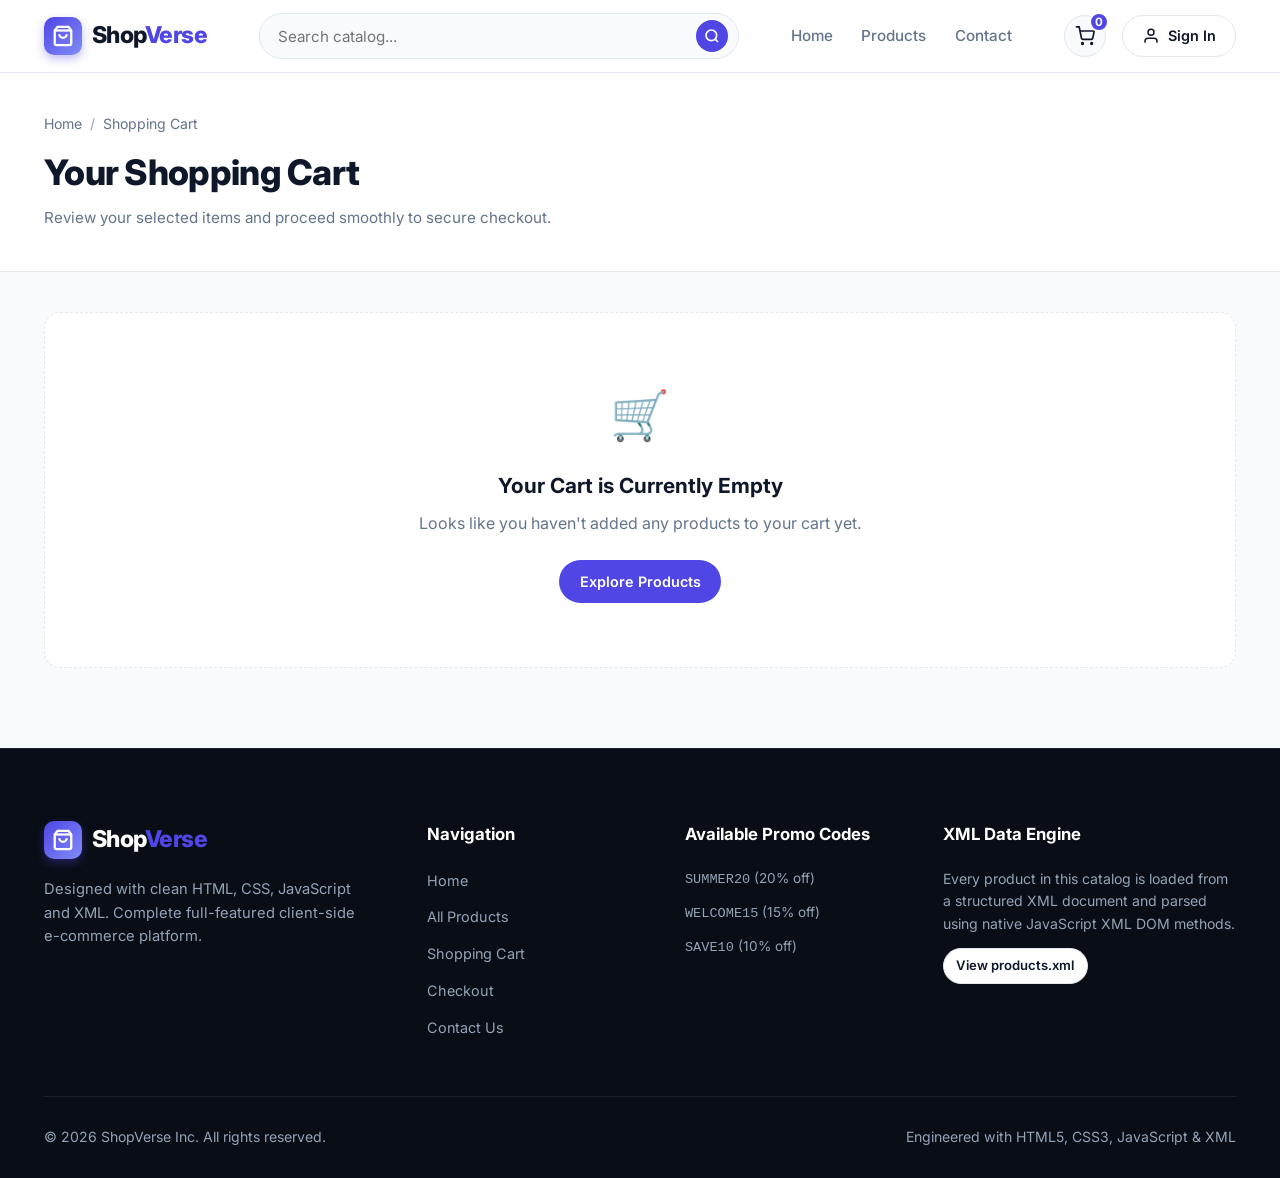
<file: cart.html>
<!DOCTYPE html>
<html lang="en">
<head>
    <meta charset="UTF-8">
    <meta name="viewport" content="width=device-width, initial-scale=1.0">
    <title>Shopping Cart | ShopVerse</title>
    <link rel="stylesheet" href="css/style.css">
    <link rel="preconnect" href="https://fonts.googleapis.com">
    <link rel="preconnect" href="https://fonts.gstatic.com" crossorigin>
    <link href="https://fonts.googleapis.com/css2?family=Inter:wght@400;500;600;700;800&display=swap" rel="stylesheet">
</head>
<body>

    <!-- Header & Navigation -->
    <header class="site-header">
        <div class="container">
            <nav class="navbar">
                <a href="index.html" class="brand-logo">
                    <span class="logo-icon">
                        <svg width="22" height="22" viewBox="0 0 24 24" fill="none" stroke="currentColor" stroke-width="2.5"><path d="M6 2L3 6v14a2 2 0 0 0 2 2h14a2 2 0 0 0 2-2V6l-3-4z"></path><line x1="3" y1="6" x2="21" y2="6"></line><path d="M16 10a4 4 0 0 1-8 0"></path></svg>
                    </span>
                    <span>Shop<span class="accent-text">Verse</span></span>
                </a>

                <div class="nav-search">
                    <form id="navbarSearchForm">
                        <input type="text" id="navbarSearchInput" placeholder="Search catalog..." autocomplete="off">
                        <button type="submit" aria-label="Search">
                            <svg width="16" height="16" viewBox="0 0 24 24" fill="none" stroke="currentColor" stroke-width="2.5"><circle cx="11" cy="11" r="8"></circle><line x1="21" y1="21" x2="16.65" y2="16.65"></line></svg>
                        </button>
                    </form>
                </div>

                <ul class="nav-links" id="navLinks">
                    <li><a href="index.html" class="nav-link">Home</a></li>
                    <li><a href="products.html" class="nav-link">Products</a></li>
                    <li><a href="contact.html" class="nav-link">Contact</a></li>
                </ul>

                <div class="nav-actions">
                    <a href="cart.html" class="cart-icon-btn" aria-label="Shopping Cart">
                        <svg width="20" height="20" viewBox="0 0 24 24" fill="none" stroke="currentColor" stroke-width="2"><circle cx="9" cy="21" r="1"></circle><circle cx="20" cy="21" r="1"></circle><path d="M1 1h4l2.68 13.39a2 2 0 0 0 2 1.61h9.72a2 2 0 0 0 2-1.61L23 6H6"></path></svg>
                        <span class="cart-badge" id="cart-badge">0</span>
                    </a>

                    <div class="nav-auth-container"></div>

                    <button class="mobile-nav-toggle" id="mobileNavToggle" aria-label="Toggle Navigation">
                        <span></span>
                        <span></span>
                        <span></span>
                    </button>
                </div>
            </nav>
        </div>
    </header>

    <!-- Page Breadcrumb -->
    <section class="page-header">
        <div class="container">
            <div class="breadcrumb">
                <a href="index.html">Home</a>
                <span class="breadcrumb-separator">/</span>
                <span>Shopping Cart</span>
            </div>
            <h1 style="margin-top: 0.5rem;">Your Shopping Cart</h1>
            <p style="color: var(--text-muted); font-size: 0.95rem;">Review your selected items and proceed smoothly to secure checkout.</p>
        </div>
    </section>

    <!-- Cart Layout -->
    <main class="container" style="margin-bottom: 5rem;">
        <div id="cartEmptyState" class="empty-state" style="display: none;">
            <div class="empty-state-icon">🛒</div>
            <h3>Your Cart is Currently Empty</h3>
            <p>Looks like you haven't added any products to your cart yet.</p>
            <a href="products.html" class="nav-btn nav-btn-primary">Explore Products</a>
        </div>

        <div id="cartContentLayout" class="cart-layout">
            <!-- Left: Items list -->
            <div class="cart-items-box">
                <div class="cart-box-header">
                    <h2>Items (<span id="cartHeaderCount">0</span>)</h2>
                    <button class="btn-reset-filters" id="btnClearCart" style="color: var(--danger);">Clear Entire Cart</button>
                </div>

                <div id="cartItemsList">
                    <!-- Populated dynamically via cart.js -->
                </div>

                <div class="cart-footer-actions">
                    <a href="products.html" class="nav-btn nav-btn-outline" style="font-size: 0.88rem;">
                        &larr; Continue Shopping
                    </a>
                </div>
            </div>

            <!-- Right: Order Summary -->
            <div class="order-summary-box">
                <h3>Order Summary</h3>

                <!-- Free shipping progress bar -->
                <div class="free-shipping-progress">
                    <div class="shipping-progress-text" id="shippingProgressText">Add $50.00 for FREE standard shipping!</div>
                    <div class="progress-bar-bg">
                        <div class="progress-bar-fill" id="shippingProgressBar" style="width: 0%;"></div>
                    </div>
                </div>

                <div class="summary-line">
                    <span>Subtotal</span>
                    <strong id="summarySubtotal">$0.00</strong>
                </div>

                <div class="summary-line">
                    <span>Estimated Shipping</span>
                    <strong id="summaryShipping">$0.00</strong>
                </div>

                <div class="summary-line">
                    <span>Estimated Tax (8%)</span>
                    <strong id="summaryTax">$0.00</strong>
                </div>

                <div class="summary-line" id="discountSummaryRow" style="display: none; color: var(--success);">
                    <span>Coupon Discount</span>
                    <strong id="summaryDiscount">-$0.00</strong>
                </div>

                <!-- Promo Coupon Input -->
                <div class="coupon-box">
                    <div class="coupon-input-group">
                        <input type="text" id="couponCodeInput" placeholder="Coupon (e.g. SUMMER20)">
                        <button type="button" class="btn-apply-coupon" id="btnApplyCoupon">Apply</button>
                    </div>
                    <div id="couponAppliedBadge" style="display: none;">
                        <span class="coupon-applied-tag">
                            <span id="couponAppliedLabel">SUMMER20 Applied</span>
                            <button type="button" onclick="removeCoupon()" style="background: none; border: none; cursor: pointer; color: inherit; font-weight: bold;">&times;</button>
                        </span>
                    </div>
                </div>

                <div class="summary-total-line">
                    <span>Estimated Total</span>
                    <span id="summaryGrandTotal" style="color: var(--primary);">$0.00</span>
                </div>

                <a href="checkout.html" class="btn-checkout-proceed" id="btnProceedCheckout">
                    Proceed to Checkout &rarr;
                </a>

                <div style="margin-top: 1.5rem; text-align: center; color: var(--text-muted); font-size: 0.82rem; display: flex; align-items: center; justify-content: center; gap: 0.5rem;">
                    <svg width="16" height="16" viewBox="0 0 24 24" fill="none" stroke="currentColor" stroke-width="2"><rect x="3" y="11" width="18" height="11" rx="2" ry="2"></rect><path d="M7 11V7a5 5 0 0 1 10 0v4"></path></svg>
                    <span>Bank-grade 256-bit SSL encrypted checkout</span>
                </div>
            </div>
        </div>
    </main>

    <!-- Footer -->
    <footer class="site-footer">
        <div class="container">
            <div class="footer-grid">
                <div class="footer-brand">
                    <a href="index.html" class="brand-logo">
                        <span class="logo-icon">
                            <svg width="22" height="22" viewBox="0 0 24 24" fill="none" stroke="currentColor" stroke-width="2.5"><path d="M6 2L3 6v14a2 2 0 0 0 2 2h14a2 2 0 0 0 2-2V6l-3-4z"></path><line x1="3" y1="6" x2="21" y2="6"></line><path d="M16 10a4 4 0 0 1-8 0"></path></svg>
                        </span>
                        <span>Shop<span class="accent-text">Verse</span></span>
                    </a>
                    <p>Designed with clean HTML, CSS, JavaScript and XML. Complete full-featured client-side e-commerce platform.</p>
                </div>
                <div class="footer-column">
                    <h4>Navigation</h4>
                    <ul class="footer-links">
                        <li><a href="index.html">Home</a></li>
                        <li><a href="products.html">All Products</a></li>
                        <li><a href="cart.html">Shopping Cart</a></li>
                        <li><a href="checkout.html">Checkout</a></li>
                        <li><a href="contact.html">Contact Us</a></li>
                    </ul>
                </div>
                <div class="footer-column">
                    <h4>Available Promo Codes</h4>
                    <ul class="footer-links" style="font-size: 0.85rem;">
                        <li><code>SUMMER20</code> (20% off)</li>
                        <li><code>WELCOME15</code> (15% off)</li>
                        <li><code>SAVE10</code> (10% off)</li>
                    </ul>
                </div>
                <div class="footer-column">
                    <h4>XML Data Engine</h4>
                    <p style="font-size: 0.88rem; margin-bottom: 0.8rem;">Every product in this catalog is loaded from a structured XML document and parsed using native JavaScript XML DOM methods.</p>
                    <a href="data/products.xml" target="_blank" class="nav-btn nav-btn-outline" style="font-size: 0.82rem; padding: 0.4rem 0.8rem;">
                        View products.xml
                    </a>
                </div>
            </div>
            <div class="footer-bottom">
                <p>&copy; <span id="current-year">2026</span> ShopVerse Inc. All rights reserved.</p>
                <p>Engineered with HTML5, CSS3, JavaScript &amp; XML</p>
            </div>
        </div>
    </footer>

    <!-- Scripts -->
    <script src="js/xml-loader.js"></script>
    <script src="js/cart.js"></script>
    <script src="js/auth.js"></script>
    <script src="js/main.js"></script>
    <script>
        let appliedCoupon = null;

        document.addEventListener('DOMContentLoaded', () => {
            renderCartPage();

            // Clear cart listener
            document.getElementById('btnClearCart').addEventListener('click', () => {
                if (confirm('Are you sure you want to clear your cart?')) {
                    clearCart();
                    renderCartPage();
                }
            });

            // Coupon code listener
            document.getElementById('btnApplyCoupon').addEventListener('click', applyCouponCode);

            // Listen for storage changes or custom events
            window.addEventListener('cartUpdated', () => {
                renderCartPage();
            });
        });

        function applyCouponCode() {
            const input = document.getElementById('couponCodeInput');
            const code = input.value.trim().toUpperCase();

            if (!code) {
                showToast('Please enter a coupon code.', 'warning');
                return;
            }

            if (PROMO_CODES[code]) {
                appliedCoupon = { code, ...PROMO_CODES[code] };
                localStorage.setItem('shopverse_applied_coupon', JSON.stringify(appliedCoupon));
                showToast(`Coupon "${code}" applied! (${appliedCoupon.label})`, 'success');
                input.value = '';
                renderCartPage();
            } else {
                showToast('Invalid coupon code. Try SUMMER20 or SAVE10.', 'error');
            }
        }

        function removeCoupon() {
            appliedCoupon = null;
            localStorage.removeItem('shopverse_applied_coupon');
            showToast('Coupon removed.', 'info');
            renderCartPage();
        }

        function renderCartPage() {
            const cart = getCart();
            const emptyState = document.getElementById('cartEmptyState');
            const contentLayout = document.getElementById('cartContentLayout');
            const itemsList = document.getElementById('cartItemsList');
            const headerCount = document.getElementById('cartHeaderCount');

            // Restore applied coupon from storage if present
            try {
                const storedCoupon = localStorage.getItem('shopverse_applied_coupon');
                if (storedCoupon && !appliedCoupon) {
                    appliedCoupon = JSON.parse(storedCoupon);
                }
            } catch (e) {}

            headerCount.textContent = getCartCount();

            if (cart.length === 0) {
                emptyState.style.display = 'block';
                contentLayout.style.display = 'none';
                return;
            }

            emptyState.style.display = 'none';
            contentLayout.style.display = 'grid';

            // Render Items
            itemsList.innerHTML = cart.map(item => {
                const lineTotal = item.price * item.quantity;
                return `
                    <div class="cart-item-row" data-id="${item.id}">
                        <div class="cart-item-thumb">
                            <img src="${item.image}" alt="${item.name}">
                        </div>
                        <div class="cart-item-info">
                            <span class="product-category-text" style="font-size: 0.75rem;">${item.category || 'Product'}</span>
                            <h4><a href="product-details.html?id=${item.id}">${item.name}</a></h4>
                            <p>Unit Price: ${formatCurrency(item.price)}</p>
                        </div>
                        <div class="qty-control" style="height: 38px;">
                            <button class="qty-btn" onclick="updateItemQuantity('${item.id}', ${item.quantity - 1})">&minus;</button>
                            <input type="number" class="qty-input" value="${item.quantity}" min="1" max="99" onchange="updateItemQuantity('${item.id}', this.value)">
                            <button class="qty-btn" onclick="updateItemQuantity('${item.id}', ${item.quantity + 1})">&plus;</button>
                        </div>
                        <div class="cart-item-price">
                            ${formatCurrency(lineTotal)}
                        </div>
                        <button class="cart-item-remove-btn" onclick="handleRemoveItem('${item.id}')" title="Remove item">
                            <svg width="20" height="20" viewBox="0 0 24 24" fill="none" stroke="currentColor" stroke-width="2"><polyline points="3 6 5 6 21 6"></polyline><path d="M19 6v14a2 2 0 0 1-2 2H7a2 2 0 0 1-2-2V6m3 0V4a2 2 0 0 1 2-2h4a2 2 0 0 1 2 2v2"></path></svg>
                        </button>
                    </div>
                `;
            }).join('');

            // Calculations
            const subtotal = getCartSubtotal();
            const freeShippingThreshold = 50;
            const shipping = subtotal >= freeShippingThreshold || subtotal === 0 ? 0 : 9.99;
            const tax = subtotal * 0.08;

            let discount = 0;
            const discountRow = document.getElementById('discountSummaryRow');
            const discountText = document.getElementById('summaryDiscount');
            const couponBadge = document.getElementById('couponAppliedBadge');
            const couponLabel = document.getElementById('couponAppliedLabel');

            if (appliedCoupon) {
                discount = subtotal * appliedCoupon.discount;
                discountRow.style.display = 'flex';
                discountText.textContent = `-${formatCurrency(discount)}`;
                couponBadge.style.display = 'block';
                couponLabel.textContent = `${appliedCoupon.code} (${appliedCoupon.label})`;
            } else {
                discountRow.style.display = 'none';
                couponBadge.style.display = 'none';
            }

            const grandTotal = Math.max(0, subtotal - discount + shipping + tax);

            // Free shipping bar
            const shippingProgressText = document.getElementById('shippingProgressText');
            const shippingProgressBar = document.getElementById('shippingProgressBar');
            if (subtotal >= freeShippingThreshold) {
                shippingProgressText.innerHTML = '🎉 You qualified for <strong>FREE Standard Shipping</strong>!';
                shippingProgressBar.style.width = '100%';
                shippingProgressBar.style.backgroundColor = 'var(--success)';
            } else {
                const diff = freeShippingThreshold - subtotal;
                shippingProgressText.innerHTML = `Add <strong>${formatCurrency(diff)}</strong> more for FREE Shipping!`;
                const pct = Math.min(100, Math.round((subtotal / freeShippingThreshold) * 100));
                shippingProgressBar.style.width = `${pct}%`;
                shippingProgressBar.style.backgroundColor = 'var(--primary)';
            }

            document.getElementById('summarySubtotal').textContent = formatCurrency(subtotal);
            document.getElementById('summaryShipping').textContent = shipping === 0 ? 'FREE' : formatCurrency(shipping);
            document.getElementById('summaryTax').textContent = formatCurrency(tax);
            document.getElementById('summaryGrandTotal').textContent = formatCurrency(grandTotal);
        }

        function updateItemQuantity(id, qty) {
            updateQuantity(id, qty);
            renderCartPage();
        }

        function handleRemoveItem(id) {
            removeFromCart(id);
            renderCartPage();
        }
    </script>
</body>
</html>
</file>
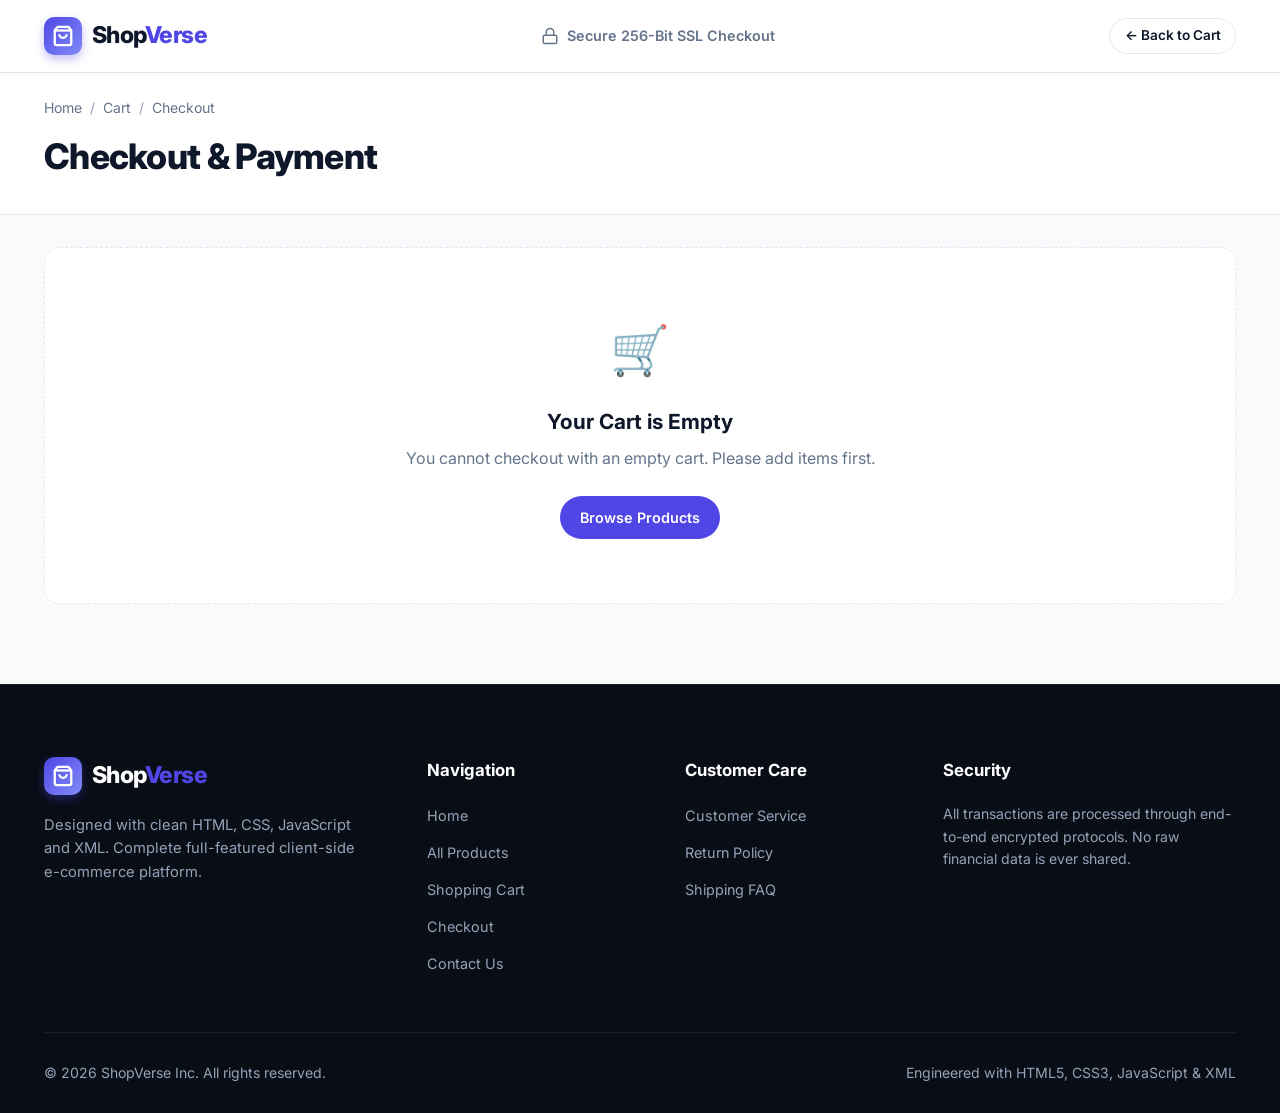
<file: checkout.html>
<!DOCTYPE html>
<html lang="en">
<head>
    <meta charset="UTF-8">
    <meta name="viewport" content="width=device-width, initial-scale=1.0">
    <title>Secure Checkout | ShopVerse</title>
    <link rel="stylesheet" href="css/style.css">
    <link rel="preconnect" href="https://fonts.googleapis.com">
    <link rel="preconnect" href="https://fonts.gstatic.com" crossorigin>
    <link href="https://fonts.googleapis.com/css2?family=Inter:wght@400;500;600;700;800&display=swap" rel="stylesheet">
</head>
<body>

    <!-- Header & Navigation -->
    <header class="site-header">
        <div class="container">
            <nav class="navbar">
                <a href="index.html" class="brand-logo">
                    <span class="logo-icon">
                        <svg width="22" height="22" viewBox="0 0 24 24" fill="none" stroke="currentColor" stroke-width="2.5"><path d="M6 2L3 6v14a2 2 0 0 0 2 2h14a2 2 0 0 0 2-2V6l-3-4z"></path><line x1="3" y1="6" x2="21" y2="6"></line><path d="M16 10a4 4 0 0 1-8 0"></path></svg>
                    </span>
                    <span>Shop<span class="accent-text">Verse</span></span>
                </a>

                <div style="display: flex; align-items: center; gap: 0.5rem; font-size: 0.9rem; color: var(--text-muted);">
                    <svg width="18" height="18" viewBox="0 0 24 24" fill="none" stroke="currentColor" stroke-width="2"><rect x="3" y="11" width="18" height="11" rx="2" ry="2"></rect><path d="M7 11V7a5 5 0 0 1 10 0v4"></path></svg>
                    <span style="font-weight: 600;">Secure 256-Bit SSL Checkout</span>
                </div>

                <div class="nav-actions">
                    <a href="cart.html" class="nav-btn nav-btn-outline" style="font-size: 0.85rem; padding: 0.4rem 0.9rem;">
                        &larr; Back to Cart
                    </a>
                </div>
            </nav>
        </div>
    </header>

    <!-- Page Breadcrumb -->
    <section class="page-header" style="padding: 1.5rem 0; margin-bottom: 2rem;">
        <div class="container">
            <div class="breadcrumb">
                <a href="index.html">Home</a>
                <span class="breadcrumb-separator">/</span>
                <a href="cart.html">Cart</a>
                <span class="breadcrumb-separator">/</span>
                <span>Checkout</span>
            </div>
            <h1 style="margin-top: 0.5rem;">Checkout &amp; Payment</h1>
        </div>
    </section>

    <!-- Main Checkout -->
    <main class="container" style="margin-bottom: 5rem;">
        <div id="checkoutEmptyMessage" class="empty-state" style="display: none;">
            <div class="empty-state-icon">🛒</div>
            <h3>Your Cart is Empty</h3>
            <p>You cannot checkout with an empty cart. Please add items first.</p>
            <a href="products.html" class="nav-btn nav-btn-primary">Browse Products</a>
        </div>

        <form id="checkoutForm" class="checkout-layout">
            <!-- Left Forms -->
            <div class="checkout-forms-wrapper">
                <!-- Step 1: Customer Contact -->
                <div class="checkout-step-card">
                    <div class="step-card-header">
                        <div class="step-number">1</div>
                        <h3>Customer Contact Details</h3>
                    </div>

                    <div class="form-row">
                        <div class="form-group">
                            <label for="custFirstName">First Name *</label>
                            <input type="text" id="custFirstName" required placeholder="Ayush">
                        </div>
                        <div class="form-group">
                            <label for="custLastName">Last Name *</label>
                            <input type="text" id="custLastName" required placeholder="Kumar">
                        </div>
                    </div>

                    <div class="form-row">
                        <div class="form-group">
                            <label for="custEmail">Email Address *</label>
                            <input type="email" id="custEmail" required placeholder="ayush@example.com">
                        </div>
                        <div class="form-group">
                            <label for="custPhone">Phone Number *</label>
                            <input type="tel" id="custPhone" required placeholder="+1 (555) 019-2834">
                        </div>
                    </div>
                </div>

                <!-- Step 2: Shipping Address -->
                <div class="checkout-step-card">
                    <div class="step-card-header">
                        <div class="step-number">2</div>
                        <h3>Shipping &amp; Delivery Address</h3>
                    </div>

                    <div class="form-group">
                        <label for="shipStreet">Street Address *</label>
                        <input type="text" id="shipStreet" required placeholder="42 Silicon Avenue, Suite 400">
                    </div>

                    <div class="form-row">
                        <div class="form-group">
                            <label for="shipCity">City *</label>
                            <input type="text" id="shipCity" required placeholder="San Francisco">
                        </div>
                        <div class="form-group">
                            <label for="shipState">State / Province *</label>
                            <input type="text" id="shipState" required placeholder="California">
                        </div>
                    </div>

                    <div class="form-row">
                        <div class="form-group">
                            <label for="shipZip">ZIP / Postal Code *</label>
                            <input type="text" id="shipZip" required placeholder="94107">
                        </div>
                        <div class="form-group">
                            <label for="shipCountry">Country *</label>
                            <select id="shipCountry" required>
                                <option value="US">United States</option>
                                <option value="CA">Canada</option>
                                <option value="UK">United Kingdom</option>
                                <option value="IN" selected>India</option>
                                <option value="AU">Australia</option>
                                <option value="DE">Germany</option>
                            </select>
                        </div>
                    </div>
                </div>

                <!-- Step 3: Payment Method -->
                <div class="checkout-step-card">
                    <div class="step-card-header">
                        <div class="step-number">3</div>
                        <h3>Payment Selection</h3>
                    </div>

                    <div class="payment-methods-grid">
                        <div class="payment-method-card active" data-method="card">
                            <div class="method-icon">💳</div>
                            <span>Credit / Debit Card</span>
                        </div>
                        <div class="payment-method-card" data-method="upi">
                            <div class="method-icon">📱</div>
                            <span>UPI / QR Pay</span>
                        </div>
                        <div class="payment-method-card" data-method="cod">
                            <div class="method-icon">💵</div>
                            <span>Cash on Delivery</span>
                        </div>
                    </div>

                    <!-- Card Payment Box -->
                    <div id="paymentBoxCard">
                        <div class="form-group">
                            <label for="cardName">Cardholder Name *</label>
                            <input type="text" id="cardName" placeholder="Ayush Kumar">
                        </div>
                        <div class="form-group">
                            <label for="cardNumber">Card Number *</label>
                            <input type="text" id="cardNumber" maxlength="19" placeholder="4532 &bull;&bull;&bull;&bull; &bull;&bull;&bull;&bull; 8921">
                        </div>
                        <div class="form-row">
                            <div class="form-group">
                                <label for="cardExpiry">Expiration Date *</label>
                                <input type="text" id="cardExpiry" maxlength="5" placeholder="MM/YY">
                            </div>
                            <div class="form-group">
                                <label for="cardCvv">Security CVV *</label>
                                <input type="password" id="cardCvv" maxlength="4" placeholder="123">
                            </div>
                        </div>
                    </div>

                    <!-- UPI Box -->
                    <div id="paymentBoxUPI" style="display: none;">
                        <div class="form-group">
                            <label for="upiId">Enter Virtual Payment Address (UPI ID) *</label>
                            <input type="text" id="upiId" placeholder="username@okhdfcbank">
                        </div>
                        <p style="font-size: 0.85rem; color: var(--text-muted);">
                            A payment request notification will be delivered instantly to your UPI application upon placing the order.
                        </p>
                    </div>

                    <!-- COD Box -->
                    <div id="paymentBoxCOD" style="display: none; padding: 1rem; background: var(--bg-body); border-radius: var(--radius-md);">
                        <p style="font-size: 0.9rem; color: var(--text-main);">
                            💵 <strong>Cash on Delivery (COD) Selected:</strong> Please ensure you have exact cash available upon physical courier arrival.
                        </p>
                    </div>
                </div>
            </div>

            <!-- Right: Order Summary Sidebar -->
            <div class="order-summary-box">
                <h3>Order Review</h3>

                <div id="checkoutItemsList" style="max-height: 280px; overflow-y: auto; margin-bottom: 1.5rem; display: flex; flex-direction: column; gap: 0.8rem; padding-right: 4px;">
                    <!-- Rendered items -->
                </div>

                <div class="summary-line">
                    <span>Subtotal</span>
                    <strong id="chkSubtotal">$0.00</strong>
                </div>

                <div class="summary-line">
                    <span>Shipping</span>
                    <strong id="chkShipping">$0.00</strong>
                </div>

                <div class="summary-line">
                    <span>Estimated Tax (8%)</span>
                    <strong id="chkTax">$0.00</strong>
                </div>

                <div class="summary-line" id="chkDiscountRow" style="display: none; color: var(--success);">
                    <span>Discount</span>
                    <strong id="chkDiscount">-$0.00</strong>
                </div>

                <div class="summary-total-line">
                    <span>Grand Total</span>
                    <span id="chkGrandTotal" style="color: var(--primary);">$0.00</span>
                </div>

                <button type="submit" class="btn-place-order" id="btnPlaceOrder" style="margin-top: 1.5rem;">
                    Confirm &amp; Place Order
                </button>

                <p style="text-align: center; font-size: 0.8rem; color: var(--text-muted); margin-top: 1rem;">
                    By clicking Confirm &amp; Place Order, you agree to our Terms of Service and Privacy Policy.
                </p>
            </div>
        </form>

        <!-- Order Success Modal / Banner -->
        <div id="orderSuccessModal" style="display: none; position: fixed; inset: 0; background: rgba(15, 23, 42, 0.7); backdrop-filter: blur(6px); z-index: 1000; align-items: center; justify-content: center; padding: 1.5rem;">
            <div style="background: white; border-radius: var(--radius-lg); max-width: 540px; width: 100%; padding: 2.5rem; text-align: center; box-shadow: var(--shadow-xl); animation: fadeInDown 0.3s ease;">
                <div style="width: 70px; height: 70px; background: #dcfce7; color: #16a34a; border-radius: 50%; display: flex; align-items: center; justify-content: center; font-size: 2.2rem; margin: 0 auto 1.5rem;">
                    ✓
                </div>
                <h2 style="font-size: 1.8rem; font-weight: 800; margin-bottom: 0.5rem;">Order Placed Successfully!</h2>
                <p style="color: var(--text-muted); font-size: 0.95rem; margin-bottom: 1.5rem;">
                    Thank you for shopping with ShopVerse! We've received your order and our logistics team has started processing it.
                </p>

                <div style="background: var(--bg-body); border: 1px solid var(--border-color); border-radius: var(--radius-md); padding: 1.2rem; text-align: left; margin-bottom: 1.8rem; font-size: 0.9rem;">
                    <div style="display: flex; justify-content: space-between; margin-bottom: 0.4rem;">
                        <span style="color: var(--text-muted);">Order Tracking ID:</span>
                        <strong id="modalOrderId" style="color: var(--primary);">SV-2026-98124</strong>
                    </div>
                    <div style="display: flex; justify-content: space-between; margin-bottom: 0.4rem;">
                        <span style="color: var(--text-muted);">Estimated Delivery:</span>
                        <strong id="modalDeliveryDate">Nov 25, 2026</strong>
                    </div>
                    <div style="display: flex; justify-content: space-between; margin-bottom: 0.4rem;">
                        <span style="color: var(--text-muted);">Recipient:</span>
                        <strong id="modalRecipient">Ayush Kumar</strong>
                    </div>
                    <div style="display: flex; justify-content: space-between;">
                        <span style="color: var(--text-muted);">Total Paid:</span>
                        <strong id="modalTotalPaid" style="color: var(--success); font-size: 1.05rem;">$0.00</strong>
                    </div>
                </div>

                <div style="display: flex; gap: 1rem; justify-content: center;">
                    <button class="nav-btn nav-btn-outline" onclick="window.print()">Print Invoice</button>
                    <a href="products.html" class="nav-btn nav-btn-primary">Continue Shopping</a>
                </div>
            </div>
        </div>
    </main>

    <!-- Footer -->
    <footer class="site-footer">
        <div class="container">
            <div class="footer-grid">
                <div class="footer-brand">
                    <a href="index.html" class="brand-logo">
                        <span class="logo-icon">
                            <svg width="22" height="22" viewBox="0 0 24 24" fill="none" stroke="currentColor" stroke-width="2.5"><path d="M6 2L3 6v14a2 2 0 0 0 2 2h14a2 2 0 0 0 2-2V6l-3-4z"></path><line x1="3" y1="6" x2="21" y2="6"></line><path d="M16 10a4 4 0 0 1-8 0"></path></svg>
                        </span>
                        <span>Shop<span class="accent-text">Verse</span></span>
                    </a>
                    <p>Designed with clean HTML, CSS, JavaScript and XML. Complete full-featured client-side e-commerce platform.</p>
                </div>
                <div class="footer-column">
                    <h4>Navigation</h4>
                    <ul class="footer-links">
                        <li><a href="index.html">Home</a></li>
                        <li><a href="products.html">All Products</a></li>
                        <li><a href="cart.html">Shopping Cart</a></li>
                        <li><a href="checkout.html">Checkout</a></li>
                        <li><a href="contact.html">Contact Us</a></li>
                    </ul>
                </div>
                <div class="footer-column">
                    <h4>Customer Care</h4>
                    <ul class="footer-links">
                        <li><a href="contact.html">Customer Service</a></li>
                        <li><a href="contact.html#faq">Return Policy</a></li>
                        <li><a href="contact.html#faq">Shipping FAQ</a></li>
                    </ul>
                </div>
                <div class="footer-column">
                    <h4>Security</h4>
                    <p style="font-size: 0.88rem; margin-bottom: 0.8rem;">All transactions are processed through end-to-end encrypted protocols. No raw financial data is ever shared.</p>
                </div>
            </div>
            <div class="footer-bottom">
                <p>&copy; <span id="current-year">2026</span> ShopVerse Inc. All rights reserved.</p>
                <p>Engineered with HTML5, CSS3, JavaScript &amp; XML</p>
            </div>
        </div>
    </footer>

    <!-- Scripts -->
    <script src="js/xml-loader.js"></script>
    <script src="js/cart.js"></script>
    <script src="js/auth.js"></script>
    <script src="js/main.js"></script>
    <script>
        let selectedPaymentMethod = 'card';
        let calculatedGrandTotal = 0;

        document.addEventListener('DOMContentLoaded', () => {
            const cart = getCart();
            if (cart.length === 0) {
                document.getElementById('checkoutEmptyMessage').style.display = 'block';
                document.getElementById('checkoutForm').style.display = 'none';
                return;
            }

            // Pre-fill active logged in user info if available
            const activeUser = getCurrentUser();
            if (activeUser) {
                const names = activeUser.name.split(' ');
                document.getElementById('custFirstName').value = names[0] || '';
                document.getElementById('custLastName').value = names.slice(1).join(' ') || '';
                document.getElementById('custEmail').value = activeUser.email || '';
            }

            renderCheckoutReview();
            setupPaymentMethodToggle();
            setupFormSubmission();
        });

        function setupPaymentMethodToggle() {
            const methodCards = document.querySelectorAll('.payment-method-card');
            const boxCard = document.getElementById('paymentBoxCard');
            const boxUPI = document.getElementById('paymentBoxUPI');
            const boxCOD = document.getElementById('paymentBoxCOD');

            methodCards.forEach(card => {
                card.addEventListener('click', () => {
                    methodCards.forEach(c => c.classList.remove('active'));
                    card.classList.add('active');
                    selectedPaymentMethod = card.getAttribute('data-method');

                    boxCard.style.display = selectedPaymentMethod === 'card' ? 'block' : 'none';
                    boxUPI.style.display = selectedPaymentMethod === 'upi' ? 'block' : 'none';
                    boxCOD.style.display = selectedPaymentMethod === 'cod' ? 'block' : 'none';
                });
            });

            // Card formatting helpers
            const cardNumInput = document.getElementById('cardNumber');
            if (cardNumInput) {
                cardNumInput.addEventListener('input', (e) => {
                    let val = e.target.value.replace(/\D/g, '');
                    val = val.match(/.{1,4}/g)?.join(' ') || val;
                    e.target.value = val;
                });
            }

            const expiryInput = document.getElementById('cardExpiry');
            if (expiryInput) {
                expiryInput.addEventListener('input', (e) => {
                    let val = e.target.value.replace(/\D/g, '');
                    if (val.length >= 2) {
                        val = val.slice(0, 2) + '/' + val.slice(2, 4);
                    }
                    e.target.value = val;
                });
            }
        }

        function renderCheckoutReview() {
            const cart = getCart();
            const itemsContainer = document.getElementById('checkoutItemsList');

            itemsContainer.innerHTML = cart.map(item => `
                <div style="display: flex; align-items: center; justify-content: space-between; gap: 0.8rem; font-size: 0.9rem; padding: 0.4rem 0; border-bottom: 1px dashed var(--border-color);">
                    <div style="display: flex; align-items: center; gap: 0.8rem;">
                        <img src="${item.image}" alt="${item.name}" style="width: 44px; height: 44px; border-radius: 6px; object-fit: cover;">
                        <div>
                            <strong style="display: block; font-size: 0.88rem; max-width: 170px; white-space: nowrap; overflow: hidden; text-overflow: ellipsis;">${item.name}</strong>
                            <small style="color: var(--text-muted);">Qty: ${item.quantity}</small>
                        </div>
                    </div>
                    <strong>${formatCurrency(item.price * item.quantity)}</strong>
                </div>
            `).join('');

            const subtotal = getCartSubtotal();
            const shipping = subtotal >= 50 || subtotal === 0 ? 0 : 9.99;
            const tax = subtotal * 0.08;

            let discount = 0;
            const couponStr = localStorage.getItem('shopverse_applied_coupon');
            if (couponStr) {
                try {
                    const coupon = JSON.parse(couponStr);
                    discount = subtotal * coupon.discount;
                    document.getElementById('chkDiscountRow').style.display = 'flex';
                    document.getElementById('chkDiscount').textContent = `-${formatCurrency(discount)}`;
                } catch (e) {}
            }

            calculatedGrandTotal = Math.max(0, subtotal - discount + shipping + tax);

            document.getElementById('chkSubtotal').textContent = formatCurrency(subtotal);
            document.getElementById('chkShipping').textContent = shipping === 0 ? 'FREE' : formatCurrency(shipping);
            document.getElementById('chkTax').textContent = formatCurrency(tax);
            document.getElementById('chkGrandTotal').textContent = formatCurrency(calculatedGrandTotal);
        }

        function setupFormSubmission() {
            const form = document.getElementById('checkoutForm');
            form.addEventListener('submit', (e) => {
                e.preventDefault();

                // Validation for card details if selected
                if (selectedPaymentMethod === 'card') {
                    const cardNum = document.getElementById('cardNumber').value.trim();
                    const cardExpiry = document.getElementById('cardExpiry').value.trim();
                    const cardCvv = document.getElementById('cardCvv').value.trim();

                    if (!cardNum || cardNum.length < 16) {
                        showToast('Please enter a valid 16-digit card number.', 'error');
                        return;
                    }
                    if (!cardExpiry || cardExpiry.length < 5) {
                        showToast('Please enter card expiry in MM/YY format.', 'error');
                        return;
                    }
                    if (!cardCvv || cardCvv.length < 3) {
                        showToast('Please enter a 3 or 4 digit CVV security code.', 'error');
                        return;
                    }
                } else if (selectedPaymentMethod === 'upi') {
                    const upi = document.getElementById('upiId').value.trim();
                    if (!upi || !upi.includes('@')) {
                        showToast('Please enter a valid UPI ID (e.g. name@bank).', 'error');
                        return;
                    }
                }

                // Create Order Record
                const orderId = 'SV-' + new Date().getFullYear() + '-' + Math.floor(10000 + Math.random() * 90000);
                const firstName = document.getElementById('custFirstName').value.trim();
                const lastName = document.getElementById('custLastName').value.trim();
                const fullName = `${firstName} ${lastName}`;

                // Delivery date (4 days from now)
                const delivery = new Date();
                delivery.setDate(delivery.getDate() + 4);
                const deliveryStr = delivery.toLocaleDateString('en-US', { month: 'short', day: 'numeric', year: 'numeric' });

                // Fill modal info
                document.getElementById('modalOrderId').textContent = orderId;
                document.getElementById('modalDeliveryDate').textContent = deliveryStr;
                document.getElementById('modalRecipient').textContent = fullName;
                document.getElementById('modalTotalPaid').textContent = formatCurrency(calculatedGrandTotal);

                // Save to local storage orders history
                const orders = JSON.parse(localStorage.getItem('shopverse_orders') || '[]');
                orders.push({
                    orderId,
                    date: new Date().toISOString(),
                    items: getCart(),
                    total: calculatedGrandTotal,
                    recipient: fullName,
                    method: selectedPaymentMethod
                });
                localStorage.setItem('shopverse_orders', JSON.stringify(orders));

                // Clear cart & applied coupon
                clearCart();
                localStorage.removeItem('shopverse_applied_coupon');

                // Display success modal
                const modal = document.getElementById('orderSuccessModal');
                modal.style.display = 'flex';
                showToast(`Order #${orderId} confirmed!`, 'success');
            });
        }
    </script>
</body>
</html>
</file>
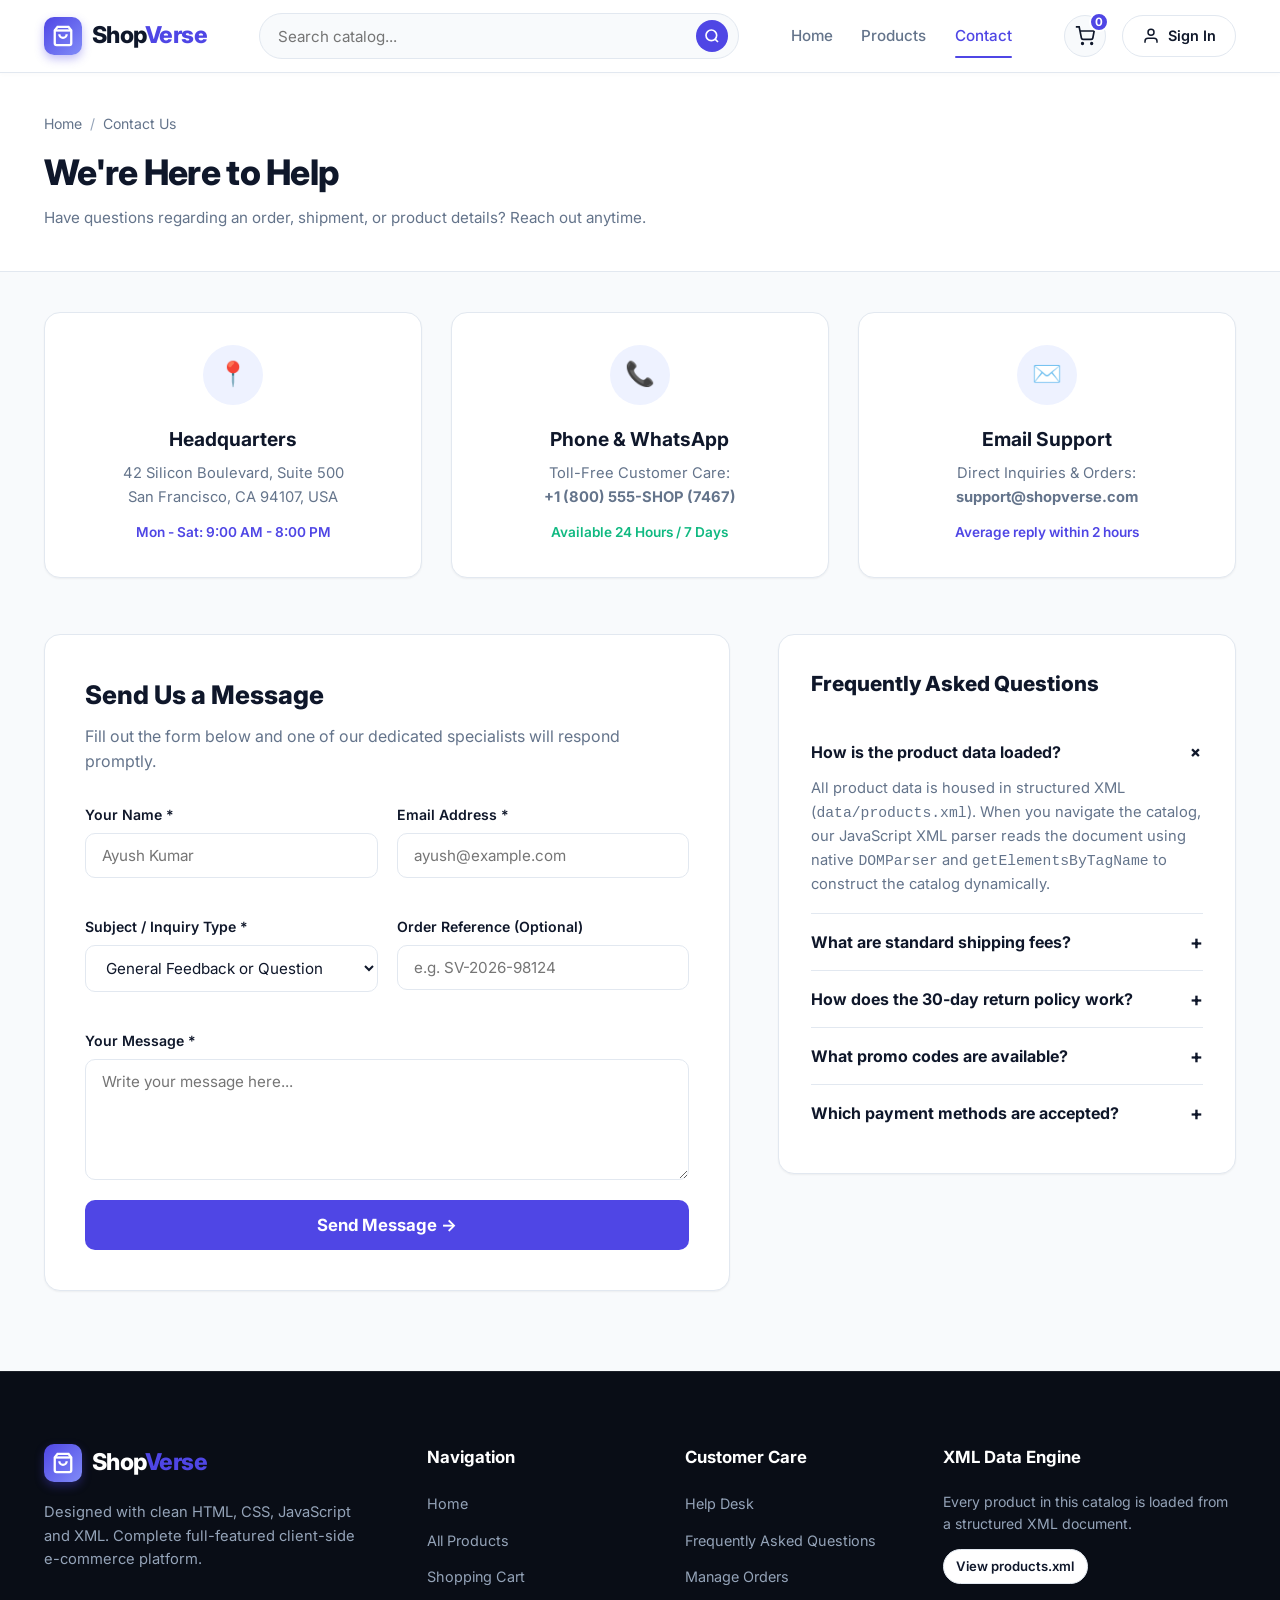
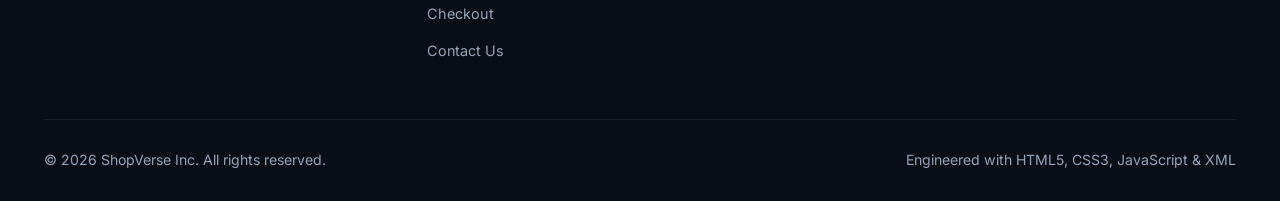
<file: contact.html>
<!DOCTYPE html>
<html lang="en">
<head>
    <meta charset="UTF-8">
    <meta name="viewport" content="width=device-width, initial-scale=1.0">
    <title>Contact &amp; Customer Support | ShopVerse</title>
    <link rel="stylesheet" href="css/style.css">
    <link rel="preconnect" href="https://fonts.googleapis.com">
    <link rel="preconnect" href="https://fonts.gstatic.com" crossorigin>
    <link href="https://fonts.googleapis.com/css2?family=Inter:wght@400;500;600;700;800&display=swap" rel="stylesheet">
</head>
<body>

    <!-- Header & Navigation -->
    <header class="site-header">
        <div class="container">
            <nav class="navbar">
                <a href="index.html" class="brand-logo">
                    <span class="logo-icon">
                        <svg width="22" height="22" viewBox="0 0 24 24" fill="none" stroke="currentColor" stroke-width="2.5"><path d="M6 2L3 6v14a2 2 0 0 0 2 2h14a2 2 0 0 0 2-2V6l-3-4z"></path><line x1="3" y1="6" x2="21" y2="6"></line><path d="M16 10a4 4 0 0 1-8 0"></path></svg>
                    </span>
                    <span>Shop<span class="accent-text">Verse</span></span>
                </a>

                <div class="nav-search">
                    <form id="navbarSearchForm">
                        <input type="text" id="navbarSearchInput" placeholder="Search catalog..." autocomplete="off">
                        <button type="submit" aria-label="Search">
                            <svg width="16" height="16" viewBox="0 0 24 24" fill="none" stroke="currentColor" stroke-width="2.5"><circle cx="11" cy="11" r="8"></circle><line x1="21" y1="21" x2="16.65" y2="16.65"></line></svg>
                        </button>
                    </form>
                </div>

                <ul class="nav-links" id="navLinks">
                    <li><a href="index.html" class="nav-link">Home</a></li>
                    <li><a href="products.html" class="nav-link">Products</a></li>
                    <li><a href="contact.html" class="nav-link active">Contact</a></li>
                </ul>

                <div class="nav-actions">
                    <a href="cart.html" class="cart-icon-btn" aria-label="Shopping Cart">
                        <svg width="20" height="20" viewBox="0 0 24 24" fill="none" stroke="currentColor" stroke-width="2"><circle cx="9" cy="21" r="1"></circle><circle cx="20" cy="21" r="1"></circle><path d="M1 1h4l2.68 13.39a2 2 0 0 0 2 1.61h9.72a2 2 0 0 0 2-1.61L23 6H6"></path></svg>
                        <span class="cart-badge" id="cart-badge">0</span>
                    </a>

                    <div class="nav-auth-container"></div>

                    <button class="mobile-nav-toggle" id="mobileNavToggle" aria-label="Toggle Navigation">
                        <span></span>
                        <span></span>
                        <span></span>
                    </button>
                </div>
            </nav>
        </div>
    </header>

    <!-- Page Header -->
    <section class="page-header">
        <div class="container">
            <div class="breadcrumb">
                <a href="index.html">Home</a>
                <span class="breadcrumb-separator">/</span>
                <span>Contact Us</span>
            </div>
            <h1 style="margin-top: 0.5rem;">We're Here to Help</h1>
            <p style="color: var(--text-muted); font-size: 0.95rem;">Have questions regarding an order, shipment, or product details? Reach out anytime.</p>
        </div>
    </section>

    <!-- Main Contact Container -->
    <main class="container" style="margin-bottom: 5rem;">
        <!-- Contact Information Cards -->
        <div class="contact-cards-grid">
            <div class="contact-card">
                <div class="contact-icon">📍</div>
                <h3>Headquarters</h3>
                <p>42 Silicon Boulevard, Suite 500<br>San Francisco, CA 94107, USA</p>
                <span style="display: inline-block; margin-top: 0.8rem; font-size: 0.85rem; color: var(--primary); font-weight: 600;">Mon - Sat: 9:00 AM - 8:00 PM</span>
            </div>

            <div class="contact-card">
                <div class="contact-icon">📞</div>
                <h3>Phone &amp; WhatsApp</h3>
                <p>Toll-Free Customer Care:<br><strong>+1 (800) 555-SHOP (7467)</strong></p>
                <span style="display: inline-block; margin-top: 0.8rem; font-size: 0.85rem; color: var(--success); font-weight: 600;">Available 24 Hours / 7 Days</span>
            </div>

            <div class="contact-card">
                <div class="contact-icon">✉️</div>
                <h3>Email Support</h3>
                <p>Direct Inquiries &amp; Orders:<br><strong>support@shopverse.com</strong></p>
                <span style="display: inline-block; margin-top: 0.8rem; font-size: 0.85rem; color: var(--primary); font-weight: 600;">Average reply within 2 hours</span>
            </div>
        </div>

        <!-- Contact Form & FAQs Grid -->
        <div class="contact-main-grid">
            <!-- Contact Inquiry Form -->
            <div class="contact-form-box">
                <h2>Send Us a Message</h2>
                <p>Fill out the form below and one of our dedicated specialists will respond promptly.</p>

                <form id="contactForm">
                    <div class="form-row">
                        <div class="form-group">
                            <label for="contactName">Your Name *</label>
                            <input type="text" id="contactName" required placeholder="Ayush Kumar">
                        </div>
                        <div class="form-group">
                            <label for="contactEmail">Email Address *</label>
                            <input type="email" id="contactEmail" required placeholder="ayush@example.com">
                        </div>
                    </div>

                    <div class="form-row">
                        <div class="form-group">
                            <label for="contactSubject">Subject / Inquiry Type *</label>
                            <select id="contactSubject" required>
                                <option value="Order Status">Order Status &amp; Tracking</option>
                                <option value="Product Details">Product Specs &amp; XML Inquiry</option>
                                <option value="Returns & Refunds">Return, Exchange or Refund</option>
                                <option value="Billing & Payment">Billing or Coupon Issue</option>
                                <option value="General Feedback" selected>General Feedback or Question</option>
                            </select>
                        </div>
                        <div class="form-group">
                            <label for="contactOrderRef">Order Reference (Optional)</label>
                            <input type="text" id="contactOrderRef" placeholder="e.g. SV-2026-98124">
                        </div>
                    </div>

                    <div class="form-group">
                        <label for="contactMessage">Your Message *</label>
                        <textarea id="contactMessage" rows="5" required placeholder="Write your message here..."></textarea>
                    </div>

                    <button type="submit" class="btn-checkout-proceed" style="margin-top: 0.5rem;">
                        Send Message &rarr;
                    </button>
                </form>
            </div>

            <!-- FAQ Accordion -->
            <div class="faq-box" id="faq">
                <h3>Frequently Asked Questions</h3>

                <div class="faq-item active">
                    <button class="faq-question" type="button">
                        <span>How is the product data loaded?</span>
                        <span class="faq-icon">+</span>
                    </button>
                    <div class="faq-answer">
                        All product data is housed in structured XML (<code>data/products.xml</code>). When you navigate the catalog, our JavaScript XML parser reads the document using native <code>DOMParser</code> and <code>getElementsByTagName</code> to construct the catalog dynamically.
                    </div>
                </div>

                <div class="faq-item">
                    <button class="faq-question" type="button">
                        <span>What are standard shipping fees?</span>
                        <span class="faq-icon">+</span>
                    </button>
                    <div class="faq-answer">
                        We offer 100% FREE Standard Shipping on all cart orders exceeding $50.00. For smaller orders under $50, flat-rate shipping is $9.99. Express delivery is also available at checkout.
                    </div>
                </div>

                <div class="faq-item">
                    <button class="faq-question" type="button">
                        <span>How does the 30-day return policy work?</span>
                        <span class="faq-icon">+</span>
                    </button>
                    <div class="faq-answer">
                        If you're not completely satisfied with your purchase, you may initiate a return within 30 days of delivery. All items in original condition with packaging will receive an immediate full refund.
                    </div>
                </div>

                <div class="faq-item">
                    <button class="faq-question" type="button">
                        <span>What promo codes are available?</span>
                        <span class="faq-icon">+</span>
                    </button>
                    <div class="faq-answer">
                        You can use voucher code <strong>SUMMER20</strong> for 20% off your entire order, <strong>WELCOME15</strong> for 15% off, or <strong>SAVE10</strong> for 10% off directly on the Cart page!
                    </div>
                </div>

                <div class="faq-item">
                    <button class="faq-question" type="button">
                        <span>Which payment methods are accepted?</span>
                        <span class="faq-icon">+</span>
                    </button>
                    <div class="faq-answer">
                        We accept Visa, MasterCard, American Express, UPI Virtual Payment Addresses, and Cash on Delivery (COD) across eligible delivery zones.
                    </div>
                </div>
            </div>
        </div>
    </main>

    <!-- Footer -->
    <footer class="site-footer">
        <div class="container">
            <div class="footer-grid">
                <div class="footer-brand">
                    <a href="index.html" class="brand-logo">
                        <span class="logo-icon">
                            <svg width="22" height="22" viewBox="0 0 24 24" fill="none" stroke="currentColor" stroke-width="2.5"><path d="M6 2L3 6v14a2 2 0 0 0 2 2h14a2 2 0 0 0 2-2V6l-3-4z"></path><line x1="3" y1="6" x2="21" y2="6"></line><path d="M16 10a4 4 0 0 1-8 0"></path></svg>
                        </span>
                        <span>Shop<span class="accent-text">Verse</span></span>
                    </a>
                    <p>Designed with clean HTML, CSS, JavaScript and XML. Complete full-featured client-side e-commerce platform.</p>
                </div>
                <div class="footer-column">
                    <h4>Navigation</h4>
                    <ul class="footer-links">
                        <li><a href="index.html">Home</a></li>
                        <li><a href="products.html">All Products</a></li>
                        <li><a href="cart.html">Shopping Cart</a></li>
                        <li><a href="checkout.html">Checkout</a></li>
                        <li><a href="contact.html">Contact Us</a></li>
                    </ul>
                </div>
                <div class="footer-column">
                    <h4>Customer Care</h4>
                    <ul class="footer-links">
                        <li><a href="contact.html">Help Desk</a></li>
                        <li><a href="#faq">Frequently Asked Questions</a></li>
                        <li><a href="cart.html">Manage Orders</a></li>
                    </ul>
                </div>
                <div class="footer-column">
                    <h4>XML Data Engine</h4>
                    <p style="font-size: 0.88rem; margin-bottom: 0.8rem;">Every product in this catalog is loaded from a structured XML document.</p>
                    <a href="data/products.xml" target="_blank" class="nav-btn nav-btn-outline" style="font-size: 0.82rem; padding: 0.4rem 0.8rem;">
                        View products.xml
                    </a>
                </div>
            </div>
            <div class="footer-bottom">
                <p>&copy; <span id="current-year">2026</span> ShopVerse Inc. All rights reserved.</p>
                <p>Engineered with HTML5, CSS3, JavaScript &amp; XML</p>
            </div>
        </div>
    </footer>

    <!-- Scripts -->
    <script src="js/xml-loader.js"></script>
    <script src="js/cart.js"></script>
    <script src="js/auth.js"></script>
    <script src="js/main.js"></script>
    <script>
        document.addEventListener('DOMContentLoaded', () => {
            // Auto fill active user name & email if logged in
            const activeUser = getCurrentUser();
            if (activeUser) {
                document.getElementById('contactName').value = activeUser.name;
                document.getElementById('contactEmail').value = activeUser.email;
            }

            // FAQ accordion click toggles
            const faqItems = document.querySelectorAll('.faq-item');
            faqItems.forEach(item => {
                const btn = item.querySelector('.faq-question');
                btn.addEventListener('click', () => {
                    const isActive = item.classList.contains('active');
                    // Close others
                    faqItems.forEach(i => i.classList.remove('active'));
                    if (!isActive) {
                        item.classList.add('active');
                    }
                });
            });

            // Contact Form Submit Handler
            const form = document.getElementById('contactForm');
            form.addEventListener('submit', (e) => {
                e.preventDefault();
                const name = document.getElementById('contactName').value;
                showToast(`Thank you, ${name}! Your inquiry has been sent to our customer care team.`, 'success');
                form.reset();
            });
        });
    </script>
</body>
</html>
</file>
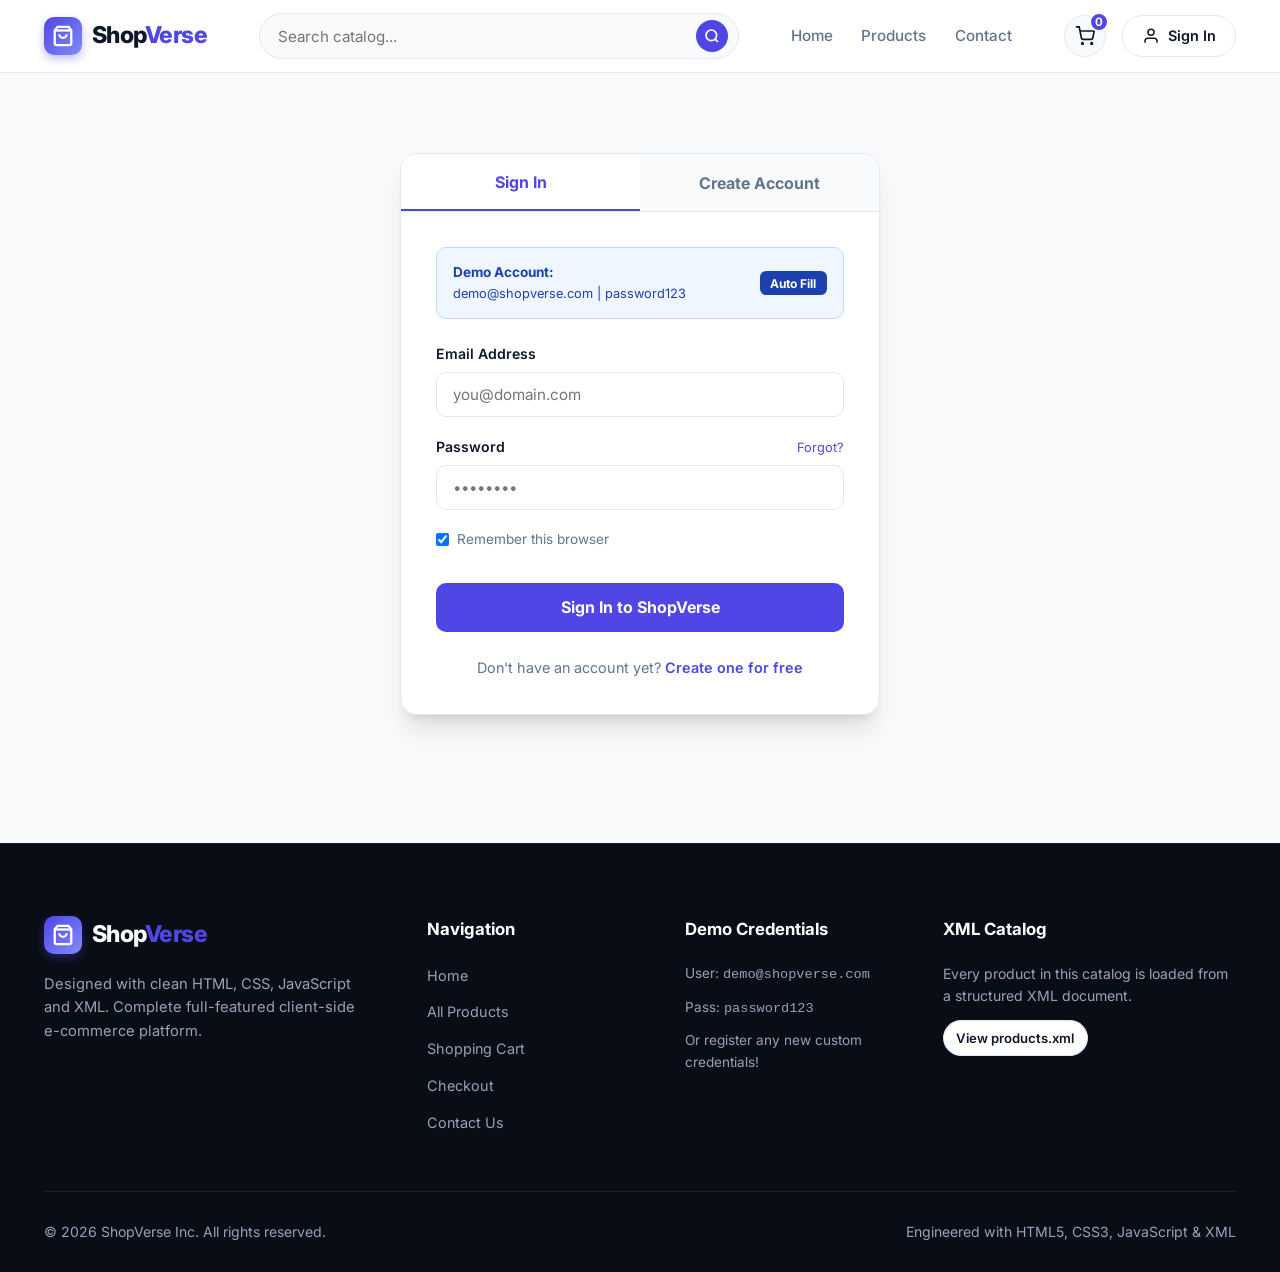
<file: login.html>
<!DOCTYPE html>
<html lang="en">
<head>
    <meta charset="UTF-8">
    <meta name="viewport" content="width=device-width, initial-scale=1.0">
    <title>Sign In or Register | ShopVerse</title>
    <link rel="stylesheet" href="css/style.css">
    <link rel="preconnect" href="https://fonts.googleapis.com">
    <link rel="preconnect" href="https://fonts.gstatic.com" crossorigin>
    <link href="https://fonts.googleapis.com/css2?family=Inter:wght@400;500;600;700;800&display=swap" rel="stylesheet">
</head>
<body>

    <!-- Header & Navigation -->
    <header class="site-header">
        <div class="container">
            <nav class="navbar">
                <a href="index.html" class="brand-logo">
                    <span class="logo-icon">
                        <svg width="22" height="22" viewBox="0 0 24 24" fill="none" stroke="currentColor" stroke-width="2.5"><path d="M6 2L3 6v14a2 2 0 0 0 2 2h14a2 2 0 0 0 2-2V6l-3-4z"></path><line x1="3" y1="6" x2="21" y2="6"></line><path d="M16 10a4 4 0 0 1-8 0"></path></svg>
                    </span>
                    <span>Shop<span class="accent-text">Verse</span></span>
                </a>

                <div class="nav-search">
                    <form id="navbarSearchForm">
                        <input type="text" id="navbarSearchInput" placeholder="Search catalog..." autocomplete="off">
                        <button type="submit" aria-label="Search">
                            <svg width="16" height="16" viewBox="0 0 24 24" fill="none" stroke="currentColor" stroke-width="2.5"><circle cx="11" cy="11" r="8"></circle><line x1="21" y1="21" x2="16.65" y2="16.65"></line></svg>
                        </button>
                    </form>
                </div>

                <ul class="nav-links" id="navLinks">
                    <li><a href="index.html" class="nav-link">Home</a></li>
                    <li><a href="products.html" class="nav-link">Products</a></li>
                    <li><a href="contact.html" class="nav-link">Contact</a></li>
                </ul>

                <div class="nav-actions">
                    <a href="cart.html" class="cart-icon-btn" aria-label="Shopping Cart">
                        <svg width="20" height="20" viewBox="0 0 24 24" fill="none" stroke="currentColor" stroke-width="2"><circle cx="9" cy="21" r="1"></circle><circle cx="20" cy="21" r="1"></circle><path d="M1 1h4l2.68 13.39a2 2 0 0 0 2 1.61h9.72a2 2 0 0 0 2-1.61L23 6H6"></path></svg>
                        <span class="cart-badge" id="cart-badge">0</span>
                    </a>

                    <div class="nav-auth-container"></div>

                    <button class="mobile-nav-toggle" id="mobileNavToggle" aria-label="Toggle Navigation">
                        <span></span>
                        <span></span>
                        <span></span>
                    </button>
                </div>
            </nav>
        </div>
    </header>

    <!-- Main Auth Container -->
    <main class="container" style="margin-top: 2rem; margin-bottom: 5rem;">
        
        <!-- Already Logged In Dashboard Box -->
        <div id="alreadyLoggedInBox" class="auth-wrapper" style="display: none; text-align: center; padding: 3rem 2rem;">
            <div style="width: 72px; height: 72px; border-radius: 50%; background: var(--primary); color: white; display: flex; align-items: center; justify-content: center; font-size: 2rem; font-weight: 800; margin: 0 auto 1.2rem;" id="userProfileInitial">
                A
            </div>
            <h2 style="font-size: 1.6rem; font-weight: 800; margin-bottom: 0.3rem;" id="userProfileName">Welcome, Ayush</h2>
            <p style="color: var(--text-muted); font-size: 0.95rem; margin-bottom: 2rem;" id="userProfileEmail">ayush@example.com</p>

            <div style="background: var(--bg-body); border-radius: var(--radius-md); padding: 1.2rem; margin-bottom: 2rem; text-align: left;">
                <div style="display: flex; justify-content: space-between; margin-bottom: 0.5rem; font-size: 0.9rem;">
                    <span style="color: var(--text-muted);">Account Status:</span>
                    <strong style="color: var(--success);">Active Customer</strong>
                </div>
                <div style="display: flex; justify-content: space-between; font-size: 0.9rem;">
                    <span style="color: var(--text-muted);">Current Cart Items:</span>
                    <strong id="userProfileCartCount">0 items</strong>
                </div>
            </div>

            <div style="display: flex; gap: 1rem; justify-content: center;">
                <a href="products.html" class="nav-btn nav-btn-primary">Shop Catalog</a>
                <button onclick="logoutUser()" class="nav-btn nav-btn-outline" style="color: var(--danger); border-color: var(--danger);">
                    Log Out
                </button>
            </div>
        </div>

        <!-- Auth Tabs Container -->
        <div id="authFormsContainer" class="auth-wrapper">
            <div class="auth-tabs">
                <button class="auth-tab-btn active" id="tabLoginBtn" type="button">Sign In</button>
                <button class="auth-tab-btn" id="tabRegisterBtn" type="button">Create Account</button>
            </div>

            <div class="auth-body">
                <!-- One Click Demo Login Pill -->
                <div class="auth-demo-banner">
                    <div>
                        <strong>Demo Account:</strong>
                        <span style="display: block; font-size: 0.8rem;">demo@shopverse.com | password123</span>
                    </div>
                    <button type="button" class="btn-fill-demo" id="btnFillDemo">Auto Fill</button>
                </div>

                <!-- Sign In Form -->
                <form id="loginForm">
                    <div class="form-group">
                        <label for="loginEmail">Email Address</label>
                        <input type="email" id="loginEmail" required placeholder="you@domain.com">
                    </div>

                    <div class="form-group">
                        <div style="display: flex; justify-content: space-between; align-items: baseline;">
                            <label for="loginPassword">Password</label>
                            <a href="#" onclick="showToast('Password reset link simulated to your email.', 'info'); return false;" style="font-size: 0.8rem; color: var(--primary);">Forgot?</a>
                        </div>
                        <input type="password" id="loginPassword" required placeholder="••••••••">
                    </div>

                    <div style="display: flex; align-items: center; gap: 0.5rem; margin-bottom: 1rem;">
                        <input type="checkbox" id="rememberMe" checked>
                        <label for="rememberMe" style="font-size: 0.85rem; color: var(--text-muted); cursor: pointer;">Remember this browser</label>
                    </div>

                    <button type="submit" class="auth-submit-btn">
                        Sign In to ShopVerse
                    </button>

                    <div class="auth-switch-note">
                        Don't have an account yet? <a href="#" id="linkSwitchToRegister">Create one for free</a>
                    </div>
                </form>

                <!-- Register Form -->
                <form id="registerForm" style="display: none;">
                    <div class="form-group">
                        <label for="regName">Full Legal Name</label>
                        <input type="text" id="regName" required placeholder="Ayush Kumar">
                    </div>

                    <div class="form-group">
                        <label for="regEmail">Email Address</label>
                        <input type="email" id="regEmail" required placeholder="you@domain.com">
                    </div>

                    <div class="form-group">
                        <label for="regPassword">Create Password</label>
                        <input type="password" id="regPassword" required minlength="6" placeholder="Min. 6 characters">
                    </div>

                    <div class="form-group">
                        <label for="regConfirmPassword">Confirm Password</label>
                        <input type="password" id="regConfirmPassword" required minlength="6" placeholder="Re-enter password">
                    </div>

                    <div style="display: flex; align-items: flex-start; gap: 0.5rem; margin-bottom: 1rem;">
                        <input type="checkbox" id="regTerms" required style="margin-top: 4px;">
                        <label for="regTerms" style="font-size: 0.82rem; color: var(--text-muted);">
                            I accept the ShopVerse Terms of Service, Privacy Policy and XML Data Processing Agreement.
                        </label>
                    </div>

                    <button type="submit" class="auth-submit-btn">
                        Complete Registration
                    </button>

                    <div class="auth-switch-note">
                        Already have an account? <a href="#" id="linkSwitchToLogin">Sign in here</a>
                    </div>
                </form>
            </div>
        </div>
    </main>

    <!-- Footer -->
    <footer class="site-footer">
        <div class="container">
            <div class="footer-grid">
                <div class="footer-brand">
                    <a href="index.html" class="brand-logo">
                        <span class="logo-icon">
                            <svg width="22" height="22" viewBox="0 0 24 24" fill="none" stroke="currentColor" stroke-width="2.5"><path d="M6 2L3 6v14a2 2 0 0 0 2 2h14a2 2 0 0 0 2-2V6l-3-4z"></path><line x1="3" y1="6" x2="21" y2="6"></line><path d="M16 10a4 4 0 0 1-8 0"></path></svg>
                        </span>
                        <span>Shop<span class="accent-text">Verse</span></span>
                    </a>
                    <p>Designed with clean HTML, CSS, JavaScript and XML. Complete full-featured client-side e-commerce platform.</p>
                </div>
                <div class="footer-column">
                    <h4>Navigation</h4>
                    <ul class="footer-links">
                        <li><a href="index.html">Home</a></li>
                        <li><a href="products.html">All Products</a></li>
                        <li><a href="cart.html">Shopping Cart</a></li>
                        <li><a href="checkout.html">Checkout</a></li>
                        <li><a href="contact.html">Contact Us</a></li>
                    </ul>
                </div>
                <div class="footer-column">
                    <h4>Demo Credentials</h4>
                    <ul class="footer-links" style="font-size: 0.85rem;">
                        <li>User: <code>demo@shopverse.com</code></li>
                        <li>Pass: <code>password123</code></li>
                        <li>Or register any new custom credentials!</li>
                    </ul>
                </div>
                <div class="footer-column">
                    <h4>XML Catalog</h4>
                    <p style="font-size: 0.88rem; margin-bottom: 0.8rem;">Every product in this catalog is loaded from a structured XML document.</p>
                    <a href="data/products.xml" target="_blank" class="nav-btn nav-btn-outline" style="font-size: 0.82rem; padding: 0.4rem 0.8rem;">
                        View products.xml
                    </a>
                </div>
            </div>
            <div class="footer-bottom">
                <p>&copy; <span id="current-year">2026</span> ShopVerse Inc. All rights reserved.</p>
                <p>Engineered with HTML5, CSS3, JavaScript &amp; XML</p>
            </div>
        </div>
    </footer>

    <!-- Scripts -->
    <script src="js/xml-loader.js"></script>
    <script src="js/cart.js"></script>
    <script src="js/auth.js"></script>
    <script src="js/main.js"></script>
    <script>
        document.addEventListener('DOMContentLoaded', () => {
            const activeUser = getCurrentUser();
            const loggedInBox = document.getElementById('alreadyLoggedInBox');
            const authFormsContainer = document.getElementById('authFormsContainer');

            if (activeUser) {
                authFormsContainer.style.display = 'none';
                loggedInBox.style.display = 'block';

                document.getElementById('userProfileInitial').textContent = activeUser.name.charAt(0).toUpperCase();
                document.getElementById('userProfileName').textContent = `Welcome, ${activeUser.name}`;
                document.getElementById('userProfileEmail').textContent = activeUser.email;
                document.getElementById('userProfileCartCount').textContent = `${getCartCount()} items`;
                return;
            }

            // Tab Switching
            const tabLoginBtn = document.getElementById('tabLoginBtn');
            const tabRegisterBtn = document.getElementById('tabRegisterBtn');
            const loginForm = document.getElementById('loginForm');
            const registerForm = document.getElementById('registerForm');

            function showLoginTab() {
                tabLoginBtn.classList.add('active');
                tabRegisterBtn.classList.remove('active');
                loginForm.style.display = 'block';
                registerForm.style.display = 'none';
            }

            function showRegisterTab() {
                tabRegisterBtn.classList.add('active');
                tabLoginBtn.classList.remove('active');
                registerForm.style.display = 'block';
                loginForm.style.display = 'none';
            }

            tabLoginBtn.addEventListener('click', showLoginTab);
            tabRegisterBtn.addEventListener('click', showRegisterTab);
            document.getElementById('linkSwitchToRegister').addEventListener('click', (e) => {
                e.preventDefault();
                showRegisterTab();
            });
            document.getElementById('linkSwitchToLogin').addEventListener('click', (e) => {
                e.preventDefault();
                showLoginTab();
            });

            // Demo Auto-fill button
            document.getElementById('btnFillDemo').addEventListener('click', () => {
                showLoginTab();
                document.getElementById('loginEmail').value = 'demo@shopverse.com';
                document.getElementById('loginPassword').value = 'password123';
                showToast('Demo credentials filled!', 'info');
            });

            // Handle Login Submission
            loginForm.addEventListener('submit', (e) => {
                e.preventDefault();
                const email = document.getElementById('loginEmail').value;
                const pass = document.getElementById('loginPassword').value;

                const result = loginUser(email, pass);
                if (result.success) {
                    showToast(`Welcome back, ${result.user.name}!`, 'success');
                    setTimeout(() => {
                        window.location.href = 'index.html';
                    }, 800);
                } else {
                    showToast(result.message, 'error');
                }
            });

            // Handle Registration Submission
            registerForm.addEventListener('submit', (e) => {
                e.preventDefault();
                const name = document.getElementById('regName').value;
                const email = document.getElementById('regEmail').value;
                const pass = document.getElementById('regPassword').value;
                const confirmPass = document.getElementById('regConfirmPassword').value;

                if (pass !== confirmPass) {
                    showToast('Passwords do not match. Please verify.', 'error');
                    return;
                }

                const result = registerUser(name, email, pass);
                if (result.success) {
                    showToast(`Account created successfully! Welcome, ${result.user.name}.`, 'success');
                    setTimeout(() => {
                        window.location.href = 'index.html';
                    }, 800);
                } else {
                    showToast(result.message, 'error');
                }
            });
        });
    </script>
</body>
</html>
</file>
<file: css/style.css>
/* ==========================================================================
   ShopVerse - Modern E-Commerce Design System
   ========================================================================== */

:root {
    --primary: #4f46e5;
    --primary-hover: #4338ca;
    --primary-light: #eef2ff;
    --accent: #f59e0b;
    --accent-hover: #d97706;
    --success: #10b981;
    --danger: #ef4444;
    --text-main: #0f172a;
    --text-muted: #64748b;
    --text-light: #94a3b8;
    --bg-body: #f8fafc;
    --bg-card: #ffffff;
    --bg-dark: #0f172a;
    --bg-darker: #020617;
    --border-color: #e2e8f0;
    --border-hover: #cbd5e1;
    --radius-sm: 6px;
    --radius-md: 10px;
    --radius-lg: 16px;
    --radius-full: 9999px;
    --shadow-sm: 0 1px 2px 0 rgb(0 0 0 / 0.05);
    --shadow-md: 0 4px 6px -1px rgb(0 0 0 / 0.1), 0 2px 4px -2px rgb(0 0 0 / 0.1);
    --shadow-lg: 0 10px 15px -3px rgb(0 0 0 / 0.1), 0 4px 6px -4px rgb(0 0 0 / 0.1);
    --shadow-xl: 0 20px 25px -5px rgb(0 0 0 / 0.1), 0 8px 10px -6px rgb(0 0 0 / 0.1);
    --transition: all 0.2s cubic-bezier(0.4, 0, 0.2, 1);
    --font-sans: 'Inter', -apple-system, BlinkMacSystemFont, 'Segoe UI', Roboto, Helvetica, Arial, sans-serif;
}

* {
    box-sizing: border-box;
    margin: 0;
    padding: 0;
}

body {
    font-family: var(--font-sans);
    background-color: var(--bg-body);
    color: var(--text-main);
    line-height: 1.6;
    display: flex;
    flex-direction: column;
    min-height: 100vh;
    -webkit-font-smoothing: antialiased;
}

a {
    color: inherit;
    text-decoration: none;
    transition: var(--transition);
}

img {
    max-width: 100%;
    height: auto;
    display: block;
}

button, input, select, textarea {
    font-family: inherit;
    font-size: inherit;
}

.container {
    width: 100%;
    max-width: 1240px;
    margin: 0 auto;
    padding: 0 1.5rem;
}

/* ==========================================================================
   Navigation Bar
   ========================================================================== */
.site-header {
    background: #ffffff;
    border-bottom: 1px solid var(--border-color);
    position: sticky;
    top: 0;
    z-index: 100;
    box-shadow: 0 2px 4px rgba(0,0,0,0.02);
}

.navbar {
    display: flex;
    align-items: center;
    justify-content: space-between;
    height: 72px;
    gap: 1.5rem;
}

.brand-logo {
    display: flex;
    align-items: center;
    gap: 0.6rem;
    font-weight: 800;
    font-size: 1.45rem;
    color: var(--text-main);
    letter-spacing: -0.02em;
}

.brand-logo .logo-icon {
    width: 38px;
    height: 38px;
    background: linear-gradient(135deg, var(--primary), #818cf8);
    color: white;
    border-radius: var(--radius-md);
    display: flex;
    align-items: center;
    justify-content: center;
    box-shadow: 0 4px 10px rgba(79, 70, 229, 0.35);
}

.brand-logo .accent-text {
    color: var(--primary);
}

.nav-search {
    flex: 1;
    max-width: 480px;
    position: relative;
}

.nav-search form {
    display: flex;
    align-items: center;
    background: var(--bg-body);
    border: 1px solid var(--border-color);
    border-radius: var(--radius-full);
    padding: 0.4rem 0.6rem 0.4rem 1.1rem;
    transition: var(--transition);
}

.nav-search form:focus-within {
    border-color: var(--primary);
    background: #ffffff;
    box-shadow: 0 0 0 3px rgba(79, 70, 229, 0.12);
}

.nav-search input {
    flex: 1;
    border: none;
    background: transparent;
    outline: none;
    font-size: 0.95rem;
    color: var(--text-main);
}

.nav-search button {
    border: none;
    background: var(--primary);
    color: white;
    width: 32px;
    height: 32px;
    border-radius: 50%;
    cursor: pointer;
    display: flex;
    align-items: center;
    justify-content: center;
    transition: var(--transition);
}

.nav-search button:hover {
    background: var(--primary-hover);
}

.nav-links {
    display: flex;
    align-items: center;
    list-style: none;
    gap: 1.8rem;
}

.nav-link {
    font-weight: 500;
    color: var(--text-muted);
    font-size: 0.95rem;
    padding: 0.4rem 0;
    position: relative;
}

.nav-link:hover, .nav-link.active {
    color: var(--primary);
}

.nav-link.active::after {
    content: '';
    position: absolute;
    bottom: -6px;
    left: 0;
    right: 0;
    height: 2px;
    background: var(--primary);
    border-radius: 2px;
}

.nav-actions {
    display: flex;
    align-items: center;
    gap: 1rem;
}

.cart-icon-btn {
    position: relative;
    display: flex;
    align-items: center;
    justify-content: center;
    width: 42px;
    height: 42px;
    border-radius: var(--radius-full);
    background: var(--bg-body);
    border: 1px solid var(--border-color);
    color: var(--text-main);
    transition: var(--transition);
}

.cart-icon-btn:hover {
    background: var(--primary-light);
    color: var(--primary);
    border-color: #c7d2fe;
}

.cart-badge {
    position: absolute;
    top: -4px;
    right: -4px;
    background: var(--primary);
    color: white;
    font-size: 0.72rem;
    font-weight: 700;
    min-width: 20px;
    height: 20px;
    border-radius: 10px;
    display: flex;
    align-items: center;
    justify-content: center;
    padding: 0 4px;
    border: 2px solid white;
    transition: transform 0.2s;
}

.badge-pop {
    transform: scale(1.3);
}

.nav-btn {
    display: inline-flex;
    align-items: center;
    gap: 0.5rem;
    padding: 0.55rem 1.2rem;
    font-weight: 600;
    font-size: 0.9rem;
    border-radius: var(--radius-full);
    cursor: pointer;
    transition: var(--transition);
}

.nav-btn-outline {
    border: 1px solid var(--border-color);
    background: white;
    color: var(--text-main);
}

.nav-btn-outline:hover {
    border-color: var(--primary);
    color: var(--primary);
    background: var(--primary-light);
}

.nav-btn-primary {
    background: var(--primary);
    color: white;
    border: 1px solid transparent;
}

.nav-btn-primary:hover {
    background: var(--primary-hover);
    box-shadow: 0 4px 12px rgba(79, 70, 229, 0.3);
}

/* User Menu & Dropdown */
.user-menu-wrapper {
    position: relative;
}

.user-menu-btn {
    display: flex;
    align-items: center;
    gap: 0.6rem;
    background: white;
    border: 1px solid var(--border-color);
    padding: 0.4rem 0.8rem 0.4rem 0.4rem;
    border-radius: var(--radius-full);
    cursor: pointer;
    transition: var(--transition);
}

.user-menu-btn:hover {
    border-color: var(--primary);
}

.user-avatar {
    width: 32px;
    height: 32px;
    background: var(--primary);
    color: white;
    border-radius: 50%;
    display: flex;
    align-items: center;
    justify-content: center;
    font-weight: 700;
    font-size: 0.9rem;
}

.user-name {
    font-weight: 600;
    font-size: 0.9rem;
    color: var(--text-main);
}

.user-dropdown-menu {
    position: absolute;
    top: calc(100% + 8px);
    right: 0;
    width: 220px;
    background: white;
    border: 1px solid var(--border-color);
    border-radius: var(--radius-md);
    box-shadow: var(--shadow-xl);
    padding: 0.5rem 0;
    display: none;
    z-index: 200;
}

.user-dropdown-menu.show {
    display: block;
    animation: fadeInDown 0.2s ease-out;
}

.dropdown-header {
    padding: 0.75rem 1rem;
    border-bottom: 1px solid var(--border-color);
    display: flex;
    flex-direction: column;
}

.dropdown-header small {
    color: var(--text-muted);
}

.dropdown-item {
    display: block;
    width: 100%;
    padding: 0.6rem 1rem;
    font-size: 0.9rem;
    color: var(--text-main);
    text-align: left;
    background: transparent;
    border: none;
    cursor: pointer;
}

.dropdown-item:hover {
    background: var(--bg-body);
    color: var(--primary);
}

.dropdown-divider {
    border: none;
    border-top: 1px solid var(--border-color);
    margin: 0.4rem 0;
}

.dropdown-logout-btn {
    color: var(--danger);
    font-weight: 600;
}

.dropdown-logout-btn:hover {
    background: #fef2f2;
    color: #dc2626;
}

/* Mobile Toggle */
.mobile-nav-toggle {
    display: none;
    background: none;
    border: none;
    cursor: pointer;
    flex-direction: column;
    gap: 5px;
    padding: 6px;
}

.mobile-nav-toggle span {
    width: 24px;
    height: 2px;
    background: var(--text-main);
    border-radius: 2px;
    transition: var(--transition);
}

/* ==========================================================================
   Hero Section
   ========================================================================== */
.hero-section {
    background: linear-gradient(135deg, #1e1b4b 0%, #312e81 50%, #4338ca 100%);
    color: white;
    padding: 4.5rem 0;
    position: relative;
    overflow: hidden;
}

.hero-grid {
    display: grid;
    grid-template-columns: 1.1fr 0.9fr;
    align-items: center;
    gap: 3rem;
}

.hero-badge {
    display: inline-flex;
    align-items: center;
    gap: 0.5rem;
    background: rgba(255, 255, 255, 0.12);
    backdrop-filter: blur(8px);
    padding: 0.35rem 0.9rem;
    border-radius: var(--radius-full);
    font-size: 0.85rem;
    font-weight: 600;
    letter-spacing: 0.05em;
    text-transform: uppercase;
    color: #fde047;
    margin-bottom: 1.2rem;
    border: 1px solid rgba(255, 255, 255, 0.15);
}

.hero-title {
    font-size: 3.25rem;
    font-weight: 800;
    line-height: 1.15;
    margin-bottom: 1.25rem;
    letter-spacing: -0.03em;
}

.hero-title .gradient-text {
    background: linear-gradient(to right, #ffffff, #c7d2fe, #fde047);
    -webkit-background-clip: text;
    -webkit-text-fill-color: transparent;
}

.hero-desc {
    font-size: 1.15rem;
    color: #e0e7ff;
    margin-bottom: 2rem;
    max-width: 520px;
    line-height: 1.6;
}

.hero-cta {
    display: flex;
    align-items: center;
    gap: 1rem;
    flex-wrap: wrap;
}

.btn-hero-primary {
    background: #fde047;
    color: #1e1b4b;
    padding: 0.85rem 1.8rem;
    font-weight: 700;
    font-size: 1rem;
    border-radius: var(--radius-full);
    display: inline-flex;
    align-items: center;
    gap: 0.6rem;
    box-shadow: 0 10px 20px rgba(253, 224, 71, 0.3);
}

.btn-hero-primary:hover {
    background: #fef08a;
    transform: translateY(-2px);
    box-shadow: 0 14px 24px rgba(253, 224, 71, 0.4);
}

.btn-hero-secondary {
    background: rgba(255, 255, 255, 0.1);
    color: white;
    border: 1px solid rgba(255, 255, 255, 0.25);
    padding: 0.85rem 1.8rem;
    font-weight: 600;
    font-size: 1rem;
    border-radius: var(--radius-full);
    backdrop-filter: blur(4px);
}

.btn-hero-secondary:hover {
    background: rgba(255, 255, 255, 0.2);
    color: white;
}

.hero-image-wrapper {
    position: relative;
    display: flex;
    justify-content: center;
}

.hero-main-card {
    background: rgba(255, 255, 255, 0.08);
    backdrop-filter: blur(12px);
    border: 1px solid rgba(255, 255, 255, 0.15);
    border-radius: var(--radius-lg);
    padding: 1.5rem;
    box-shadow: 0 25px 50px -12px rgba(0, 0, 0, 0.4);
    max-width: 440px;
    width: 100%;
}

.hero-main-card img {
    border-radius: var(--radius-md);
    width: 100%;
    height: 280px;
    object-fit: cover;
}

.hero-card-meta {
    margin-top: 1rem;
    display: flex;
    justify-content: space-between;
    align-items: center;
}

/* ==========================================================================
   Features Ribbon
   ========================================================================== */
.features-ribbon {
    background: white;
    border-bottom: 1px solid var(--border-color);
    padding: 2rem 0;
}

.features-grid {
    display: grid;
    grid-template-columns: repeat(4, 1fr);
    gap: 1.5rem;
}

.feature-box {
    display: flex;
    align-items: center;
    gap: 1rem;
    padding: 0.5rem;
}

.feature-icon {
    width: 48px;
    height: 48px;
    background: var(--primary-light);
    color: var(--primary);
    border-radius: var(--radius-md);
    display: flex;
    align-items: center;
    justify-content: center;
    flex-shrink: 0;
    font-size: 1.3rem;
}

.feature-content h4 {
    font-size: 0.95rem;
    font-weight: 700;
    margin-bottom: 0.2rem;
}

.feature-content p {
    font-size: 0.82rem;
    color: var(--text-muted);
}

/* ==========================================================================
   Categories Section
   ========================================================================== */
.section {
    padding: 4rem 0;
}

.section-header {
    display: flex;
    justify-content: space-between;
    align-items: flex-end;
    margin-bottom: 2.2rem;
}

.section-title {
    font-size: 1.85rem;
    font-weight: 800;
    letter-spacing: -0.02em;
    color: var(--text-main);
}

.section-subtitle {
    color: var(--text-muted);
    font-size: 0.98rem;
    margin-top: 0.3rem;
}

.view-all-link {
    color: var(--primary);
    font-weight: 600;
    font-size: 0.95rem;
    display: inline-flex;
    align-items: center;
    gap: 0.4rem;
}

.view-all-link:hover {
    gap: 0.7rem;
}

.categories-grid {
    display: grid;
    grid-template-columns: repeat(4, 1fr);
    gap: 1.5rem;
}

.category-card {
    background: white;
    border-radius: var(--radius-lg);
    border: 1px solid var(--border-color);
    overflow: hidden;
    transition: var(--transition);
    position: relative;
    box-shadow: var(--shadow-sm);
    display: block;
}

.category-card:hover {
    transform: translateY(-4px);
    box-shadow: var(--shadow-lg);
    border-color: #c7d2fe;
}

.category-img-box {
    height: 180px;
    overflow: hidden;
    position: relative;
}

.category-img-box img {
    width: 100%;
    height: 100%;
    object-fit: cover;
    transition: transform 0.4s ease;
}

.category-card:hover .category-img-box img {
    transform: scale(1.08);
}

.category-info {
    padding: 1.2rem;
    text-align: center;
}

.category-info h3 {
    font-size: 1.1rem;
    font-weight: 700;
    margin-bottom: 0.25rem;
}

.category-info span {
    font-size: 0.85rem;
    color: var(--text-muted);
}

/* ==========================================================================
   Product Card Component
   ========================================================================== */
.products-grid {
    display: grid;
    grid-template-columns: repeat(auto-fill, minmax(260px, 1fr));
    gap: 1.8rem;
}

.product-card {
    background: white;
    border: 1px solid var(--border-color);
    border-radius: var(--radius-lg);
    overflow: hidden;
    transition: var(--transition);
    display: flex;
    flex-direction: column;
    box-shadow: var(--shadow-sm);
    position: relative;
}

.product-card:hover {
    transform: translateY(-5px);
    box-shadow: var(--shadow-lg);
    border-color: #cbd5e1;
}

.product-image-container {
    height: 230px;
    overflow: hidden;
    background: #f1f5f9;
    position: relative;
}

.product-image-container img {
    width: 100%;
    height: 100%;
    object-fit: cover;
    transition: transform 0.35s ease;
}

.product-card:hover .product-image-container img {
    transform: scale(1.06);
}

.product-badge-overlay {
    position: absolute;
    top: 12px;
    left: 12px;
    display: flex;
    flex-direction: column;
    gap: 6px;
    z-index: 2;
}

.badge-tag {
    padding: 0.25rem 0.65rem;
    font-size: 0.72rem;
    font-weight: 700;
    text-transform: uppercase;
    border-radius: var(--radius-full);
    letter-spacing: 0.04em;
}

.badge-sale {
    background: #ef4444;
    color: white;
}

.badge-featured {
    background: var(--primary);
    color: white;
}

.badge-category {
    background: rgba(15, 23, 42, 0.75);
    color: white;
    backdrop-filter: blur(4px);
}

.product-details {
    padding: 1.25rem;
    display: flex;
    flex-direction: column;
    flex: 1;
}

.product-category-text {
    font-size: 0.8rem;
    font-weight: 600;
    color: var(--primary);
    text-transform: uppercase;
    letter-spacing: 0.05em;
    margin-bottom: 0.3rem;
}

.product-title {
    font-size: 1.05rem;
    font-weight: 700;
    color: var(--text-main);
    line-height: 1.35;
    margin-bottom: 0.5rem;
    display: -webkit-box;
    -webkit-line-clamp: 2;
    -webkit-box-orient: vertical;
    overflow: hidden;
}

.product-title a:hover {
    color: var(--primary);
}

.product-rating {
    display: flex;
    align-items: center;
    gap: 0.3rem;
    font-size: 0.85rem;
    margin-bottom: 0.8rem;
}

.star-filled {
    color: #f59e0b;
}

.star-half {
    color: #f59e0b;
}

.star-empty {
    color: #cbd5e1;
}

.rating-number {
    color: var(--text-muted);
    font-size: 0.8rem;
    margin-left: 0.25rem;
}

.product-price-row {
    display: flex;
    align-items: baseline;
    gap: 0.6rem;
    margin-top: auto;
    margin-bottom: 1.1rem;
}

.current-price {
    font-size: 1.35rem;
    font-weight: 800;
    color: var(--text-main);
}

.original-price {
    font-size: 0.95rem;
    color: var(--text-light);
    text-decoration: line-through;
}

.discount-pill {
    background: #dcfce7;
    color: #15803d;
    font-size: 0.75rem;
    font-weight: 700;
    padding: 0.15rem 0.5rem;
    border-radius: var(--radius-full);
}

.product-actions {
    display: grid;
    grid-template-columns: 1fr auto;
    gap: 0.6rem;
}

.btn-add-cart {
    background: var(--primary);
    color: white;
    border: none;
    border-radius: var(--radius-md);
    padding: 0.65rem 1rem;
    font-weight: 600;
    font-size: 0.9rem;
    cursor: pointer;
    display: flex;
    align-items: center;
    justify-content: center;
    gap: 0.5rem;
    transition: var(--transition);
}

.btn-add-cart:hover {
    background: var(--primary-hover);
}

.btn-view-details {
    background: var(--bg-body);
    color: var(--text-main);
    border: 1px solid var(--border-color);
    border-radius: var(--radius-md);
    padding: 0.65rem 0.85rem;
    display: flex;
    align-items: center;
    justify-content: center;
    transition: var(--transition);
}

.btn-view-details:hover {
    background: white;
    border-color: var(--primary);
    color: var(--primary);
}

/* ==========================================================================
   Products Page - Filter Sidebar & Toolbar
   ========================================================================== */
.page-header {
    background: white;
    border-bottom: 1px solid var(--border-color);
    padding: 2.5rem 0;
    margin-bottom: 2.5rem;
}

.page-header h1 {
    font-size: 2.2rem;
    font-weight: 800;
    letter-spacing: -0.02em;
    margin-bottom: 0.4rem;
}

.breadcrumb {
    display: flex;
    align-items: center;
    gap: 0.5rem;
    font-size: 0.88rem;
    color: var(--text-muted);
}

.breadcrumb a:hover {
    color: var(--primary);
}

.breadcrumb-separator {
    color: var(--text-light);
}

.products-layout {
    display: grid;
    grid-template-columns: 280px 1fr;
    gap: 2.5rem;
    align-items: start;
}

.filter-sidebar {
    background: white;
    border: 1px solid var(--border-color);
    border-radius: var(--radius-lg);
    padding: 1.5rem;
    position: sticky;
    top: 90px;
}

.filter-header {
    display: flex;
    justify-content: space-between;
    align-items: center;
    margin-bottom: 1.5rem;
    padding-bottom: 0.8rem;
    border-bottom: 1px solid var(--border-color);
}

.filter-header h3 {
    font-size: 1.15rem;
    font-weight: 700;
}

.btn-reset-filters {
    background: none;
    border: none;
    color: var(--primary);
    font-size: 0.85rem;
    font-weight: 600;
    cursor: pointer;
}

.btn-reset-filters:hover {
    text-decoration: underline;
}

.filter-group {
    margin-bottom: 1.8rem;
}

.filter-group-title {
    font-size: 0.95rem;
    font-weight: 700;
    margin-bottom: 0.8rem;
    color: var(--text-main);
}

.category-filter-list {
    list-style: none;
    display: flex;
    flex-direction: column;
    gap: 0.5rem;
}

.category-filter-btn {
    display: flex;
    justify-content: space-between;
    align-items: center;
    width: 100%;
    padding: 0.5rem 0.75rem;
    background: transparent;
    border: 1px solid transparent;
    border-radius: var(--radius-md);
    cursor: pointer;
    font-size: 0.9rem;
    color: var(--text-muted);
    transition: var(--transition);
    text-align: left;
}

.category-filter-btn:hover, .category-filter-btn.active {
    background: var(--primary-light);
    color: var(--primary);
    font-weight: 600;
}

.price-range-inputs {
    display: flex;
    flex-direction: column;
    gap: 0.8rem;
}

.price-slider {
    width: 100%;
    accent-color: var(--primary);
}

.price-labels {
    display: flex;
    justify-content: space-between;
    font-size: 0.88rem;
    font-weight: 600;
    color: var(--text-muted);
}

.stock-toggle-label {
    display: flex;
    align-items: center;
    gap: 0.6rem;
    font-size: 0.92rem;
    cursor: pointer;
}

/* Products Toolbar */
.products-toolbar {
    background: white;
    border: 1px solid var(--border-color);
    border-radius: var(--radius-md);
    padding: 0.9rem 1.25rem;
    margin-bottom: 1.8rem;
    display: flex;
    justify-content: space-between;
    align-items: center;
    flex-wrap: wrap;
    gap: 1rem;
}

.products-count {
    font-size: 0.92rem;
    color: var(--text-muted);
}

.products-count strong {
    color: var(--text-main);
}

.toolbar-controls {
    display: flex;
    align-items: center;
    gap: 1rem;
}

.sort-select {
    padding: 0.45rem 1rem;
    border: 1px solid var(--border-color);
    border-radius: var(--radius-md);
    background: white;
    font-size: 0.9rem;
    color: var(--text-main);
    cursor: pointer;
    outline: none;
}

.sort-select:focus {
    border-color: var(--primary);
}

.search-filter-input {
    padding: 0.45rem 1rem;
    border: 1px solid var(--border-color);
    border-radius: var(--radius-md);
    font-size: 0.9rem;
    min-width: 220px;
    outline: none;
}

.search-filter-input:focus {
    border-color: var(--primary);
}

.empty-state {
    text-align: center;
    padding: 4rem 2rem;
    background: white;
    border-radius: var(--radius-lg);
    border: 1px dashed var(--border-color);
}

.empty-state-icon {
    font-size: 3rem;
    margin-bottom: 1rem;
    color: var(--text-light);
}

.empty-state h3 {
    font-size: 1.3rem;
    font-weight: 700;
    margin-bottom: 0.5rem;
}

.empty-state p {
    color: var(--text-muted);
    margin-bottom: 1.5rem;
}

/* ==========================================================================
   Product Details Page
   ========================================================================== */
.product-detail-grid {
    display: grid;
    grid-template-columns: 1fr 1.15fr;
    gap: 3.5rem;
    background: white;
    padding: 2.5rem;
    border-radius: var(--radius-lg);
    border: 1px solid var(--border-color);
    box-shadow: var(--shadow-sm);
    margin-bottom: 3rem;
}

.detail-gallery {
    display: flex;
    flex-direction: column;
    gap: 1rem;
}

.main-image-frame {
    width: 100%;
    height: 480px;
    background: #f8fafc;
    border-radius: var(--radius-lg);
    overflow: hidden;
    border: 1px solid var(--border-color);
    display: flex;
    align-items: center;
    justify-content: center;
}

.main-image-frame img {
    width: 100%;
    height: 100%;
    object-fit: cover;
}

.detail-content {
    display: flex;
    flex-direction: column;
}

.detail-badge-row {
    display: flex;
    gap: 0.6rem;
    margin-bottom: 0.8rem;
}

.detail-title {
    font-size: 2.2rem;
    font-weight: 800;
    line-height: 1.25;
    margin-bottom: 1rem;
    color: var(--text-main);
}

.detail-rating-row {
    display: flex;
    align-items: center;
    gap: 1rem;
    margin-bottom: 1.5rem;
    padding-bottom: 1.2rem;
    border-bottom: 1px solid var(--border-color);
}

.detail-price-box {
    display: flex;
    align-items: baseline;
    gap: 1rem;
    margin-bottom: 1.5rem;
}

.detail-price {
    font-size: 2.2rem;
    font-weight: 800;
    color: var(--primary);
}

.detail-original-price {
    font-size: 1.2rem;
    color: var(--text-light);
    text-decoration: line-through;
}

.detail-desc {
    font-size: 1.05rem;
    color: var(--text-muted);
    line-height: 1.7;
    margin-bottom: 2rem;
}

.detail-meta-box {
    background: var(--bg-body);
    border-radius: var(--radius-md);
    padding: 1.25rem;
    margin-bottom: 2rem;
    display: grid;
    grid-template-columns: repeat(2, 1fr);
    gap: 1rem;
    font-size: 0.9rem;
}

.detail-meta-item strong {
    color: var(--text-main);
    display: block;
    margin-bottom: 0.15rem;
}

.detail-meta-item span {
    color: var(--text-muted);
}

.stock-indicator {
    display: inline-flex;
    align-items: center;
    gap: 0.4rem;
    font-weight: 600;
}

.stock-indicator.in-stock {
    color: var(--success);
}

.stock-indicator.out-of-stock {
    color: var(--danger);
}

.detail-actions-row {
    display: flex;
    align-items: center;
    gap: 1.2rem;
    margin-bottom: 2rem;
}

.qty-control {
    display: flex;
    align-items: center;
    border: 1px solid var(--border-color);
    border-radius: var(--radius-md);
    background: white;
    height: 48px;
}

.qty-btn {
    width: 44px;
    height: 100%;
    background: transparent;
    border: none;
    font-size: 1.2rem;
    font-weight: 700;
    cursor: pointer;
    color: var(--text-main);
    transition: var(--transition);
}

.qty-btn:hover {
    background: var(--bg-body);
    color: var(--primary);
}

.qty-input {
    width: 50px;
    height: 100%;
    border: none;
    text-align: center;
    font-weight: 700;
    font-size: 1rem;
    outline: none;
}

.btn-detail-add-cart {
    flex: 1;
    height: 48px;
    background: var(--primary);
    color: white;
    border: none;
    border-radius: var(--radius-md);
    font-size: 1rem;
    font-weight: 700;
    cursor: pointer;
    display: flex;
    align-items: center;
    justify-content: center;
    gap: 0.6rem;
    transition: var(--transition);
}

.btn-detail-add-cart:hover {
    background: var(--primary-hover);
    box-shadow: 0 4px 14px rgba(79, 70, 229, 0.35);
}

.btn-detail-buy-now {
    height: 48px;
    padding: 0 1.5rem;
    background: #0f172a;
    color: white;
    border: none;
    border-radius: var(--radius-md);
    font-size: 1rem;
    font-weight: 700;
    cursor: pointer;
    transition: var(--transition);
}

.btn-detail-buy-now:hover {
    background: #1e293b;
}

/* Specifications Table */
.specs-card {
    background: white;
    border: 1px solid var(--border-color);
    border-radius: var(--radius-lg);
    padding: 2rem;
    margin-bottom: 3rem;
}

.specs-card h3 {
    font-size: 1.4rem;
    font-weight: 800;
    margin-bottom: 1.5rem;
}

.specs-table {
    width: 100%;
    border-collapse: collapse;
}

.specs-table th, .specs-table td {
    padding: 0.9rem 1.2rem;
    border-bottom: 1px solid var(--border-color);
    text-align: left;
}

.specs-table th {
    width: 35%;
    font-weight: 600;
    color: var(--text-muted);
    background: var(--bg-body);
}

.specs-table td {
    font-weight: 500;
    color: var(--text-main);
}

/* ==========================================================================
   Shopping Cart Page
   ========================================================================== */
.cart-layout {
    display: grid;
    grid-template-columns: 1fr 380px;
    gap: 2.5rem;
    align-items: start;
}

.cart-items-box {
    background: white;
    border: 1px solid var(--border-color);
    border-radius: var(--radius-lg);
    overflow: hidden;
    box-shadow: var(--shadow-sm);
}

.cart-box-header {
    padding: 1.25rem 1.8rem;
    border-bottom: 1px solid var(--border-color);
    display: flex;
    justify-content: space-between;
    align-items: center;
}

.cart-box-header h2 {
    font-size: 1.3rem;
    font-weight: 700;
}

.cart-item-row {
    display: grid;
    grid-template-columns: 100px 1fr auto auto auto;
    align-items: center;
    gap: 1.5rem;
    padding: 1.5rem 1.8rem;
    border-bottom: 1px solid var(--border-color);
}

.cart-item-row:last-child {
    border-bottom: none;
}

.cart-item-thumb {
    width: 100px;
    height: 100px;
    border-radius: var(--radius-md);
    overflow: hidden;
    background: #f1f5f9;
}

.cart-item-thumb img {
    width: 100%;
    height: 100%;
    object-fit: cover;
}

.cart-item-info h4 {
    font-size: 1.05rem;
    font-weight: 700;
    margin-bottom: 0.3rem;
}

.cart-item-info p {
    font-size: 0.85rem;
    color: var(--text-muted);
}

.cart-item-price {
    font-weight: 700;
    font-size: 1.1rem;
    color: var(--text-main);
}

.cart-item-remove-btn {
    background: none;
    border: none;
    color: var(--text-light);
    cursor: pointer;
    padding: 6px;
    border-radius: 50%;
    display: flex;
    align-items: center;
    justify-content: center;
    transition: var(--transition);
}

.cart-item-remove-btn:hover {
    color: var(--danger);
    background: #fee2e2;
}

.cart-footer-actions {
    padding: 1.2rem 1.8rem;
    background: var(--bg-body);
    display: flex;
    justify-content: space-between;
    align-items: center;
}

/* Order Summary Box */
.order-summary-box {
    background: white;
    border: 1px solid var(--border-color);
    border-radius: var(--radius-lg);
    padding: 1.8rem;
    box-shadow: var(--shadow-sm);
    position: sticky;
    top: 90px;
}

.order-summary-box h3 {
    font-size: 1.25rem;
    font-weight: 800;
    margin-bottom: 1.25rem;
    padding-bottom: 0.8rem;
    border-bottom: 1px solid var(--border-color);
}

.free-shipping-progress {
    background: var(--primary-light);
    border: 1px solid #c7d2fe;
    border-radius: var(--radius-md);
    padding: 0.9rem;
    margin-bottom: 1.5rem;
}

.shipping-progress-text {
    font-size: 0.85rem;
    font-weight: 600;
    color: var(--primary-hover);
    margin-bottom: 0.5rem;
}

.progress-bar-bg {
    height: 8px;
    background: #e2e8f0;
    border-radius: 4px;
    overflow: hidden;
}

.progress-bar-fill {
    height: 100%;
    background: var(--primary);
    border-radius: 4px;
    transition: width 0.3s ease;
}

.summary-line {
    display: flex;
    justify-content: space-between;
    margin-bottom: 0.9rem;
    font-size: 0.95rem;
    color: var(--text-muted);
}

.summary-line strong {
    color: var(--text-main);
}

.summary-total-line {
    display: flex;
    justify-content: space-between;
    margin-top: 1.2rem;
    padding-top: 1.2rem;
    border-top: 2px dashed var(--border-color);
    font-size: 1.25rem;
    font-weight: 800;
    color: var(--text-main);
}

.coupon-box {
    margin: 1.4rem 0;
}

.coupon-input-group {
    display: flex;
    gap: 0.5rem;
}

.coupon-input-group input {
    flex: 1;
    padding: 0.6rem 0.9rem;
    border: 1px solid var(--border-color);
    border-radius: var(--radius-md);
    text-transform: uppercase;
    font-size: 0.9rem;
}

.btn-apply-coupon {
    padding: 0.6rem 1rem;
    background: var(--bg-dark);
    color: white;
    border: none;
    border-radius: var(--radius-md);
    font-weight: 600;
    font-size: 0.85rem;
    cursor: pointer;
}

.coupon-applied-tag {
    margin-top: 0.5rem;
    display: inline-flex;
    align-items: center;
    gap: 0.5rem;
    background: #dcfce7;
    color: #166534;
    padding: 0.3rem 0.6rem;
    border-radius: var(--radius-sm);
    font-size: 0.8rem;
    font-weight: 600;
}

.btn-checkout-proceed {
    display: block;
    width: 100%;
    padding: 0.95rem;
    background: var(--primary);
    color: white;
    text-align: center;
    border: none;
    border-radius: var(--radius-md);
    font-size: 1.05rem;
    font-weight: 700;
    cursor: pointer;
    margin-top: 1.5rem;
    transition: var(--transition);
}

.btn-checkout-proceed:hover {
    background: var(--primary-hover);
    box-shadow: 0 4px 14px rgba(79, 70, 229, 0.35);
}

/* ==========================================================================
   Checkout Page
   ========================================================================== */
.checkout-layout {
    display: grid;
    grid-template-columns: 1fr 400px;
    gap: 2.5rem;
    align-items: start;
}

.checkout-forms-wrapper {
    display: flex;
    flex-direction: column;
    gap: 2rem;
}

.checkout-step-card {
    background: white;
    border: 1px solid var(--border-color);
    border-radius: var(--radius-lg);
    padding: 2rem;
    box-shadow: var(--shadow-sm);
}

.step-card-header {
    display: flex;
    align-items: center;
    gap: 1rem;
    margin-bottom: 1.5rem;
    padding-bottom: 1rem;
    border-bottom: 1px solid var(--border-color);
}

.step-number {
    width: 32px;
    height: 32px;
    background: var(--primary);
    color: white;
    border-radius: 50%;
    display: flex;
    align-items: center;
    justify-content: center;
    font-weight: 700;
    font-size: 0.95rem;
}

.step-card-header h3 {
    font-size: 1.25rem;
    font-weight: 700;
}

.form-row {
    display: grid;
    grid-template-columns: repeat(2, 1fr);
    gap: 1.2rem;
    margin-bottom: 1.2rem;
}

.form-group {
    display: flex;
    flex-direction: column;
    gap: 0.4rem;
    margin-bottom: 1.2rem;
}

.form-group label {
    font-size: 0.88rem;
    font-weight: 600;
    color: var(--text-main);
}

.form-group input, .form-group select, .form-group textarea {
    padding: 0.75rem 1rem;
    border: 1px solid var(--border-color);
    border-radius: var(--radius-md);
    font-size: 0.95rem;
    color: var(--text-main);
    background: white;
    outline: none;
    transition: var(--transition);
}

.form-group input:focus, .form-group select:focus, .form-group textarea:focus {
    border-color: var(--primary);
    box-shadow: 0 0 0 3px rgba(79, 70, 229, 0.12);
}

.payment-methods-grid {
    display: grid;
    grid-template-columns: repeat(3, 1fr);
    gap: 1rem;
    margin-bottom: 1.5rem;
}

.payment-method-card {
    border: 2px solid var(--border-color);
    border-radius: var(--radius-md);
    padding: 1rem 0.8rem;
    text-align: center;
    cursor: pointer;
    transition: var(--transition);
}

.payment-method-card:hover {
    border-color: #cbd5e1;
}

.payment-method-card.active {
    border-color: var(--primary);
    background: var(--primary-light);
}

.payment-method-card .method-icon {
    font-size: 1.6rem;
    margin-bottom: 0.3rem;
}

.payment-method-card span {
    font-size: 0.85rem;
    font-weight: 700;
    display: block;
}

.btn-place-order {
    width: 100%;
    padding: 1.05rem;
    background: var(--primary);
    color: white;
    border: none;
    border-radius: var(--radius-md);
    font-size: 1.1rem;
    font-weight: 800;
    cursor: pointer;
    box-shadow: 0 4px 15px rgba(79, 70, 229, 0.35);
    transition: var(--transition);
}

.btn-place-order:hover {
    background: var(--primary-hover);
    transform: translateY(-2px);
}

/* ==========================================================================
   Login / Register Page
   ========================================================================== */
.auth-wrapper {
    max-width: 480px;
    margin: 3rem auto;
    background: white;
    border-radius: var(--radius-lg);
    border: 1px solid var(--border-color);
    box-shadow: var(--shadow-xl);
    overflow: hidden;
}

.auth-tabs {
    display: flex;
    border-bottom: 1px solid var(--border-color);
}

.auth-tab-btn {
    flex: 1;
    padding: 1.1rem;
    background: var(--bg-body);
    border: none;
    font-weight: 700;
    font-size: 1rem;
    color: var(--text-muted);
    cursor: pointer;
    transition: var(--transition);
}

.auth-tab-btn.active {
    background: white;
    color: var(--primary);
    border-bottom: 2px solid var(--primary);
}

.auth-body {
    padding: 2.2rem;
}

.auth-demo-banner {
    background: #eff6ff;
    border: 1px solid #bfdbfe;
    border-radius: var(--radius-md);
    padding: 0.85rem 1rem;
    font-size: 0.85rem;
    color: #1e40af;
    margin-bottom: 1.5rem;
    display: flex;
    justify-content: space-between;
    align-items: center;
}

.btn-fill-demo {
    background: #1e40af;
    color: white;
    border: none;
    padding: 0.3rem 0.65rem;
    border-radius: var(--radius-sm);
    font-size: 0.75rem;
    font-weight: 700;
    cursor: pointer;
}

.auth-submit-btn {
    width: 100%;
    padding: 0.9rem;
    background: var(--primary);
    color: white;
    border: none;
    border-radius: var(--radius-md);
    font-size: 1rem;
    font-weight: 700;
    cursor: pointer;
    margin-top: 1rem;
    transition: var(--transition);
}

.auth-submit-btn:hover {
    background: var(--primary-hover);
}

.auth-switch-note {
    text-align: center;
    margin-top: 1.5rem;
    font-size: 0.9rem;
    color: var(--text-muted);
}

.auth-switch-note a {
    color: var(--primary);
    font-weight: 600;
}

/* ==========================================================================
   Contact Page
   ========================================================================== */
.contact-cards-grid {
    display: grid;
    grid-template-columns: repeat(3, 1fr);
    gap: 1.8rem;
    margin-bottom: 3.5rem;
}

.contact-card {
    background: white;
    border: 1px solid var(--border-color);
    border-radius: var(--radius-lg);
    padding: 2rem;
    text-align: center;
    box-shadow: var(--shadow-sm);
    transition: var(--transition);
}

.contact-card:hover {
    transform: translateY(-4px);
    box-shadow: var(--shadow-md);
}

.contact-icon {
    width: 60px;
    height: 60px;
    background: var(--primary-light);
    color: var(--primary);
    border-radius: 50%;
    display: flex;
    align-items: center;
    justify-content: center;
    margin: 0 auto 1.2rem;
    font-size: 1.5rem;
}

.contact-card h3 {
    font-size: 1.2rem;
    font-weight: 700;
    margin-bottom: 0.5rem;
}

.contact-card p {
    color: var(--text-muted);
    font-size: 0.92rem;
}

.contact-main-grid {
    display: grid;
    grid-template-columns: 1.2fr 0.8fr;
    gap: 3rem;
    align-items: start;
}

.contact-form-box {
    background: white;
    border: 1px solid var(--border-color);
    border-radius: var(--radius-lg);
    padding: 2.5rem;
    box-shadow: var(--shadow-sm);
}

.contact-form-box h2 {
    font-size: 1.6rem;
    font-weight: 800;
    margin-bottom: 0.5rem;
}

.contact-form-box p {
    color: var(--text-muted);
    margin-bottom: 1.8rem;
}

/* FAQ Accordion */
.faq-box {
    background: white;
    border: 1px solid var(--border-color);
    border-radius: var(--radius-lg);
    padding: 2rem;
    box-shadow: var(--shadow-sm);
}

.faq-box h3 {
    font-size: 1.3rem;
    font-weight: 800;
    margin-bottom: 1.5rem;
}

.faq-item {
    border-bottom: 1px solid var(--border-color);
    padding: 1rem 0;
}

.faq-item:last-child {
    border-bottom: none;
}

.faq-question {
    display: flex;
    justify-content: space-between;
    align-items: center;
    width: 100%;
    background: none;
    border: none;
    font-size: 1rem;
    font-weight: 700;
    color: var(--text-main);
    text-align: left;
    cursor: pointer;
}

.faq-question:hover {
    color: var(--primary);
}

.faq-answer {
    padding-top: 0.8rem;
    font-size: 0.92rem;
    color: var(--text-muted);
    line-height: 1.6;
    display: none;
}

.faq-item.active .faq-answer {
    display: block;
    animation: fadeIn 0.3s ease;
}

.faq-icon {
    font-size: 1.2rem;
    transition: transform 0.2s ease;
}

.faq-item.active .faq-icon {
    transform: rotate(45deg);
}

/* ==========================================================================
   Toast Notifications
   ========================================================================== */
.toast-container {
    position: fixed;
    bottom: 24px;
    right: 24px;
    display: flex;
    flex-direction: column;
    gap: 10px;
    z-index: 9999;
    max-width: 380px;
}

.toast {
    display: flex;
    align-items: center;
    gap: 0.8rem;
    background: #0f172a;
    color: white;
    padding: 0.9rem 1.2rem;
    border-radius: var(--radius-md);
    box-shadow: 0 10px 25px -5px rgba(0, 0, 0, 0.3);
    font-size: 0.92rem;
    transition: all 0.3s cubic-bezier(0.4, 0, 0.2, 1);
}

.toast-success {
    border-left: 4px solid var(--success);
}

.toast-error {
    border-left: 4px solid var(--danger);
}

.toast-info {
    border-left: 4px solid var(--primary);
}

.toast-icon {
    font-weight: 800;
    font-size: 1.1rem;
}

.toast-close {
    background: none;
    border: none;
    color: #94a3b8;
    font-size: 1.3rem;
    cursor: pointer;
    margin-left: auto;
}

.toast-close:hover {
    color: white;
}

.toast-enter {
    opacity: 0;
    transform: translateY(20px);
}

.toast-leave {
    opacity: 0;
    transform: translateY(20px);
}

/* ==========================================================================
   Footer
   ========================================================================== */
.site-footer {
    background: #090d16;
    color: #94a3b8;
    margin-top: auto;
    padding-top: 4.5rem;
    border-top: 1px solid rgba(255, 255, 255, 0.08);
}

.footer-grid {
    display: grid;
    grid-template-columns: 1.6fr 1fr 1fr 1.4fr;
    gap: 3rem;
    margin-bottom: 3.5rem;
}

.footer-brand .brand-logo {
    color: white;
    margin-bottom: 1.2rem;
}

.footer-brand p {
    font-size: 0.92rem;
    line-height: 1.6;
    margin-bottom: 1.5rem;
    max-width: 320px;
}

.footer-column h4 {
    color: white;
    font-size: 1.05rem;
    font-weight: 700;
    margin-bottom: 1.25rem;
}

.footer-links {
    list-style: none;
    display: flex;
    flex-direction: column;
    gap: 0.7rem;
}

.footer-links a {
    color: #94a3b8;
    font-size: 0.9rem;
}

.footer-links a:hover {
    color: white;
    padding-left: 4px;
}

.newsletter-form {
    display: flex;
    margin-top: 1rem;
}

.newsletter-form input {
    flex: 1;
    padding: 0.7rem 1rem;
    border: 1px solid rgba(255, 255, 255, 0.15);
    background: rgba(255, 255, 255, 0.05);
    color: white;
    border-radius: var(--radius-md) 0 0 var(--radius-md);
    outline: none;
}

.newsletter-form button {
    background: var(--primary);
    color: white;
    border: none;
    padding: 0.7rem 1.2rem;
    border-radius: 0 var(--radius-md) var(--radius-md) 0;
    font-weight: 700;
    cursor: pointer;
}

.newsletter-form button:hover {
    background: var(--primary-hover);
}

.footer-bottom {
    padding: 1.8rem 0;
    border-top: 1px solid rgba(255, 255, 255, 0.08);
    display: flex;
    justify-content: space-between;
    align-items: center;
    font-size: 0.88rem;
}

/* ==========================================================================
   Animations & Responsive Breakpoints
   ========================================================================== */
@keyframes fadeIn {
    from { opacity: 0; }
    to { opacity: 1; }
}

@keyframes fadeInDown {
    from {
        opacity: 0;
        transform: translateY(-8px);
    }
    to {
        opacity: 1;
        transform: translateY(0);
    }
}

@media (max-width: 992px) {
    .hero-grid {
        grid-template-columns: 1fr;
        text-align: center;
    }
    .hero-desc {
        margin: 0 auto 2rem;
    }
    .hero-cta {
        justify-content: center;
    }
    .features-grid {
        grid-template-columns: repeat(2, 1fr);
    }
    .categories-grid {
        grid-template-columns: repeat(2, 1fr);
    }
    .products-layout {
        grid-template-columns: 1fr;
    }
    .filter-sidebar {
        position: static;
        margin-bottom: 2rem;
    }
    .product-detail-grid {
        grid-template-columns: 1fr;
    }
    .cart-layout {
        grid-template-columns: 1fr;
    }
    .checkout-layout {
        grid-template-columns: 1fr;
    }
    .contact-main-grid {
        grid-template-columns: 1fr;
    }
    .footer-grid {
        grid-template-columns: repeat(2, 1fr);
    }
}

@media (max-width: 768px) {
    .nav-search {
        display: none;
    }
    .nav-links {
        display: none;
        position: absolute;
        top: 72px;
        left: 0;
        right: 0;
        background: white;
        flex-direction: column;
        padding: 1.5rem;
        border-bottom: 1px solid var(--border-color);
        box-shadow: var(--shadow-lg);
        gap: 1rem;
    }
    .nav-links.active {
        display: flex;
    }
    .mobile-nav-toggle {
        display: flex;
    }
    .hero-title {
        font-size: 2.3rem;
    }
    .contact-cards-grid {
        grid-template-columns: 1fr;
    }
    .footer-grid {
        grid-template-columns: 1fr;
    }
    .footer-bottom {
        flex-direction: column;
        gap: 1rem;
        text-align: center;
    }
    .cart-item-row {
        grid-template-columns: 80px 1fr;
        gap: 1rem;
    }
}
</file>
